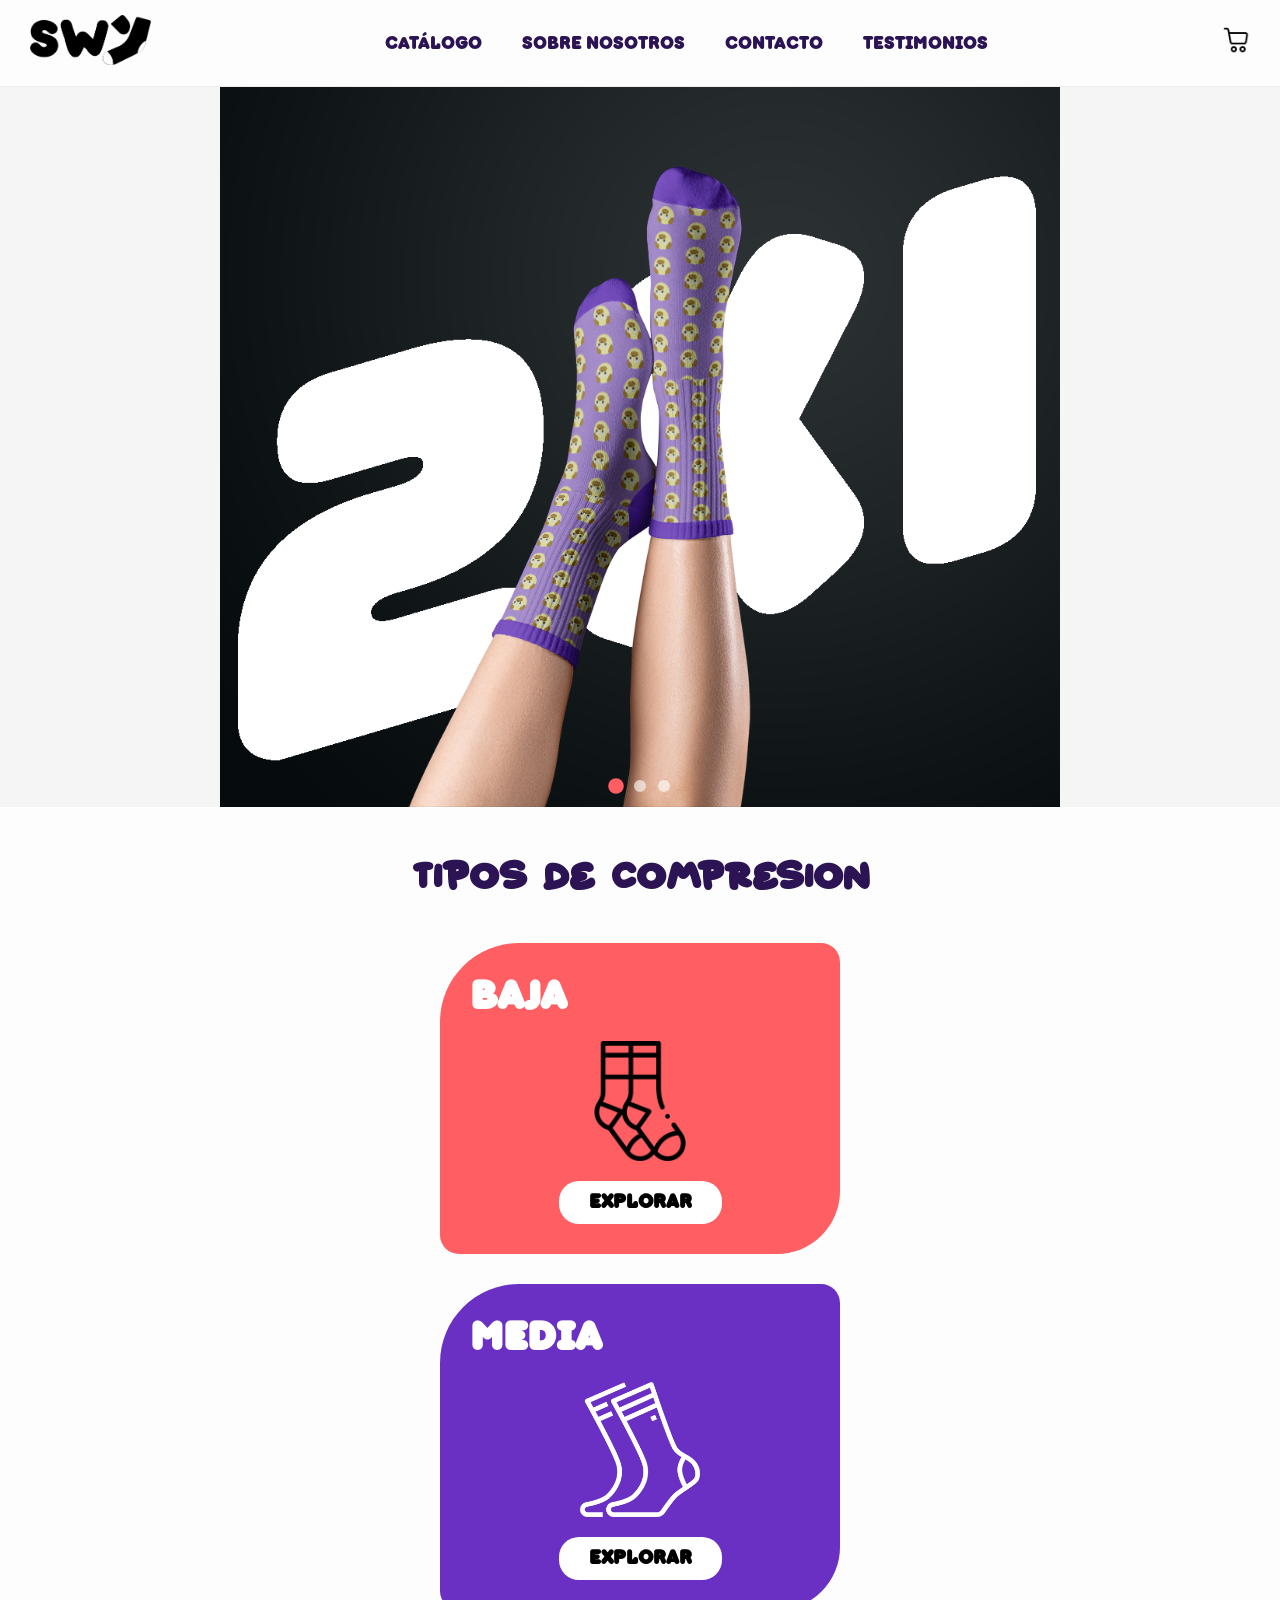
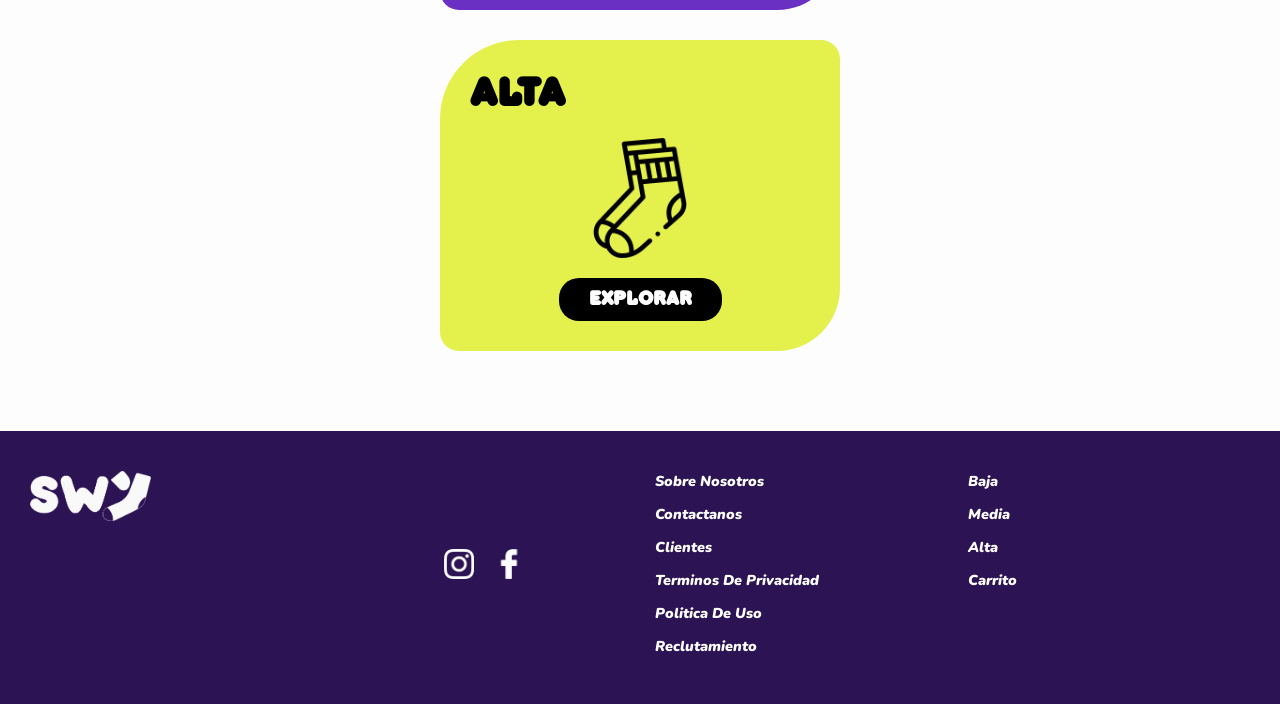
<file: index.html>
<!DOCTYPE html>
<html lang="es">

<head>
    <meta charset="UTF-8">
    <meta name="viewport" content="width=device-width, initial-scale=1.0, user-scalable=yes">
    <title>SWY</title>
    <link rel="stylesheet" href="css/css_index.css">
</head>

<body>

    <header>
        <div class="logo-container">
            <img class="logo" src="Assets/LOGO.png" alt="SWY Logo">
        </div>
        
        <!-- Menú de escritorio (visible solo en desktop) -->
        <nav class="nav-desktop">
            <a href="catalogo.html">Catálogo</a>
            <a href="aboutus.html">Sobre nosotros</a>
            <a href="contacto.html">Contacto</a>
            <a href="testimonios.html">Testimonios</a>
        </nav>

        <!-- Íconos de carrito y menú hamburguesa (mobile) -->
        <div class="header-icons">
            <a href="carrito.html" class="cart-icon"><img src="Assets/carro-de-la-compra.png" alt="Carrito"></a>
            <div class="menu-icon" id="menuIcon">
                <span></span>
                <span></span>
                <span></span>
            </div>
        </div>
    </header>

    <!-- Menú móvil (oculto por defecto) -->
    <div class="mobile-menu" id="mobileMenu">
        <a href="catalogo.html">Catálogo</a>
        <a href="aboutus.html">Sobre nosotros</a>
        <a href="contacto.html">Contacto</a>
        <a href="testimonios.html">Testimonios</a>
    </div>

    <div id="carrusel" class="carrusel">
        <div class="slides">
            <img src="Assets/Long Socks 10_vol 2.png" alt="Promo 1">
            <img src="Assets/BoxMockup.jpg" alt="Promo 2">
            <img src="Assets/publiinsta-05.jpg" alt="Promo 3">
        </div>
        <div class="dots">
            <span class="dot" data-index="0"></span>
            <span class="dot" data-index="1"></span>
            <span class="dot" data-index="2"></span>
        </div>
    </div>

    <h2 class="titulo-seccion">TIPOS DE COMPRESION</h2>
    <main>
        <section id="baja" class="card baja">
            <h3>BAJA</h3>
            <img src="Assets/calcetines (2).png" alt="Icono">
            <a href="catalogo.html#baja" class="btn-explorar">EXPLORAR</a>
        </section>

        <section id="media" class="card media">
            <h3>MEDIA</h3>
            <img src="Assets/calcetines.png" alt="Icono">
            <a href="catalogo.html#media" class="btn-explorar">EXPLORAR</a>
        </section>

        <section id="alta" class="card alta">
            <h3>ALTA</h3>
            <img src="Assets/calcetines (1).png" alt="Icono">
            <a href="catalogo.html#alta" class="btn-explorar">EXPLORAR</a>
        </section>
    </main>

    <footer>
        <img class="logo" src="Assets/logo b.png" alt="logo">
        <nav>
            <a href="https://www.instagram.com/swy_compress/" class="rrss"><img src="Assets/instagram.png"></a>
            <a href="https://web.facebook.com/profile.php?id=61582123889878" class="rrss"><img src="Assets/facebook.png"></a>
        </nav>
        <nav class="navfot1">
            <a href="aboutus.html" class="afoot1">sobre nosotros</a>
            <a href="contacto.html" class="afoot1">Contactanos</a>
            <a href="testimonios.html" class="afoot1">Clientes</a>
            <a href="terminos.html" class="afoot1">Terminos de privacidad</a>
            <a href="terminos.html" class="afoot1">Politica de uso</a>
            <a href="reclutamiento.html">Reclutamiento</a>
        </nav>
        <nav id="navfot2">
            <a href="catalogo.html" class="afoot2">baja</a>
            <a href="catalogo.html" class="afoot2">media</a>
            <a href="catalogo.html" class="afoot2">alta</a>
            <a href="carrito.html" class="afoot2">carrito</a>
        </nav>
    </footer>

    <script src="scripts/script_index.js"></script>
</body>

</html>
</file>
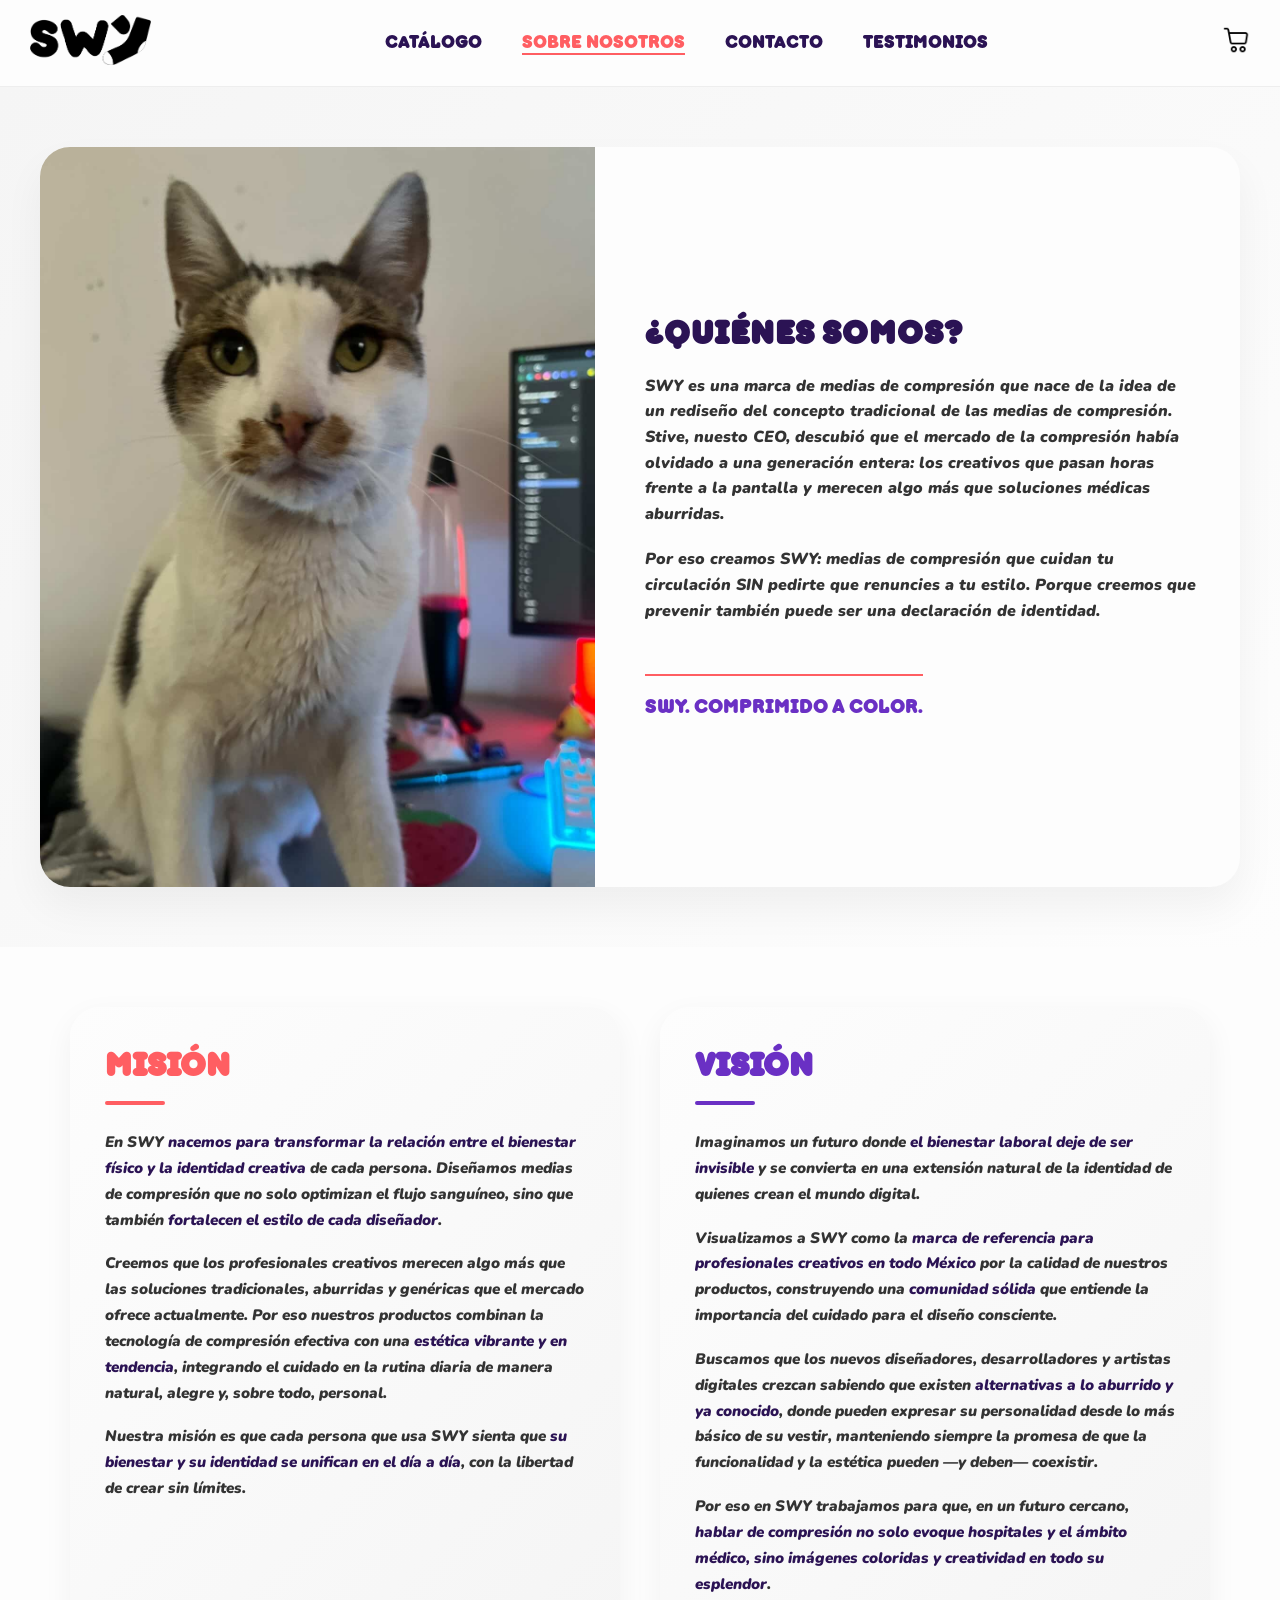
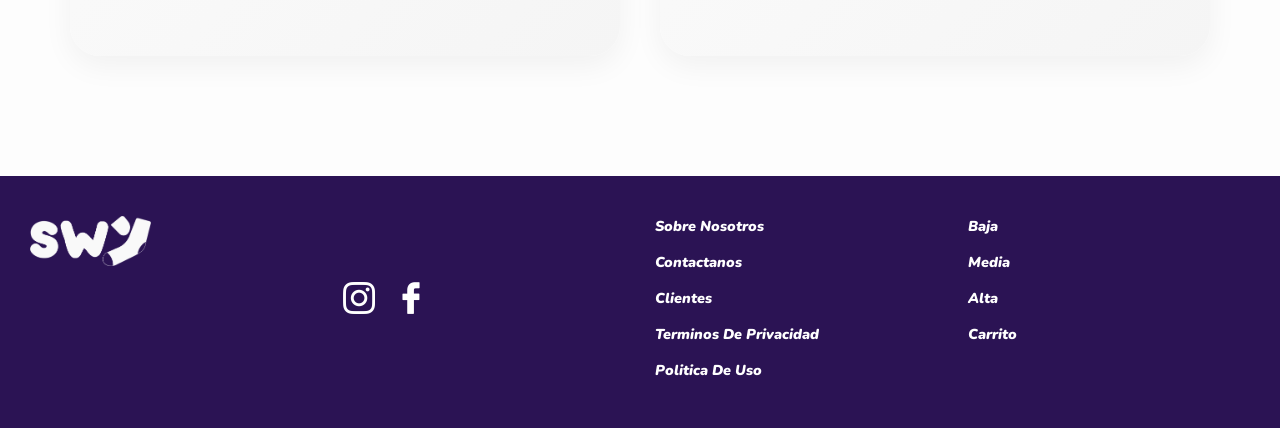
<file: aboutus.html>
<!DOCTYPE html>
<html lang="es">

<head>
    <meta charset="UTF-8">
    <meta name="viewport" content="width=device-width, initial-scale=1.0, user-scalable=yes">
    <title>SWY - Sobre Nosotros</title>
    <link rel="stylesheet" href="css/aboutus.css">
</head>

<body>

    <header>
        <div class="logo-container">
            <a href="index.html"><img class="logo" src="Assets/LOGO.png" alt="SWY Logo"></a>
        </div>

        <!-- Menú de escritorio -->
        <nav class="nav-desktop">
            <a href="catalogo.html">Catálogo</a>
            <a href="aboutus.html">Sobre nosotros</a>
            <a href="contacto.html">Contacto</a>
            <a href="testimonios.html">Testimonios</a>
        </nav>

        <!-- Íconos de carrito y menú hamburguesa -->
        <div class="header-icons">
            <a href="carrito.html" class="cart-icon"><img src="Assets/carro-de-la-compra.png" alt="Carrito"></a>
            <div class="menu-icon" id="menuIcon">
                <span></span>
                <span></span>
                <span></span>
            </div>
        </div>
    </header>

    <!-- Menú móvil -->
    <div class="mobile-menu" id="mobileMenu">
        <a href="catalogo.html">Catálogo</a>
        <a href="sobre-nosotros.html">Sobre nosotros</a>
        <a href="contacto.html">Contacto</a>
        <a href="#">Testimonios</a>
    </div>

    <!-- ========== TARJETA DE PRESENTACIÓN ========== -->
    <section class="presentacion">
        <div class="presentacion-container">
            <div class="presentacion-imagen">
                <img src="Assets/stive.jpg" alt="Equipo SWY">
            </div>
            <div class="presentacion-texto">
                <h1 class="presentacion-titulo">¿QUIÉNES SOMOS?</h1>
                <p class="presentacion-descripcion">
                    SWY es una marca de medias de compresión que nace de la idea de un rediseño del concepto tradicional
                    de las medias de compresión. Stive, nuesto CEO, descubió que el mercado de la compresión había olvidado a una generación entera: los creativos que pasan horas frente
                    a la pantalla y merecen algo más que soluciones médicas aburridas.

                </p>
                <p class="presentacion-descripcion">
                    Por eso creamos SWY: medias de compresión que cuidan tu circulación SIN pedirte que
                    renuncies a tu estilo. Porque creemos que prevenir también puede ser una declaración
                    de identidad.
                </p>
                <div class="presentacion-firma">
                    <span class="firma-texto">SWY. Comprimido a color.</span>
                </div>
            </div>
        </div>
    </section>

    <!-- ========== MISIÓN Y VISIÓN ========== -->
    <div class="mv-container">

        <!-- MISIÓN -->
        <div class="mv-card mision">
            <h2 class="mv-titulo">MISIÓN</h2>
            <div class="mv-divider mision-divider"></div>
            <p class="mv-texto">
                En SWY <strong>nacemos para transformar la relación entre el bienestar físico y la identidad
                    creativa</strong>
                de cada persona. Diseñamos medias de compresión que no solo optimizan el flujo sanguíneo,
                sino que también <strong>fortalecen el estilo de cada diseñador</strong>.
            </p>
            <p class="mv-texto">
                Creemos que los profesionales creativos merecen algo más que las soluciones tradicionales,
                aburridas y genéricas que el mercado ofrece actualmente. Por eso nuestros productos combinan
                la tecnología de compresión efectiva con una <strong>estética vibrante y en tendencia</strong>,
                integrando el cuidado en la rutina diaria de manera natural, alegre y, sobre todo, personal.
            </p>
            <p class="mv-texto">
                Nuestra misión es que cada persona que usa SWY sienta que <strong>su bienestar y su identidad
                    se unifican en el día a día</strong>, con la libertad de crear sin límites.
            </p>
        </div>

        <!-- VISIÓN -->
        <div class="mv-card vision">
            <h2 class="mv-titulo">VISIÓN</h2>
            <div class="mv-divider vision-divider"></div>
            <p class="mv-texto">
                Imaginamos un futuro donde <strong>el bienestar laboral deje de ser invisible</strong> y se convierta
                en una extensión natural de la identidad de quienes crean el mundo digital.
            </p>
            <p class="mv-texto">
                Visualizamos a SWY como la <strong>marca de referencia para profesionales creativos en todo
                    México</strong>
                por la calidad de nuestros productos, construyendo una <strong>comunidad sólida</strong> que entiende
                la importancia del cuidado para el diseño consciente.
            </p>
            <p class="mv-texto">
                Buscamos que los nuevos diseñadores, desarrolladores y artistas digitales crezcan sabiendo que
                existen <strong>alternativas a lo aburrido y ya conocido</strong>, donde pueden expresar su personalidad
                desde lo más básico de su vestir, manteniendo siempre la promesa de que la funcionalidad y la
                estética pueden —y deben— coexistir.
            </p>
            <p class="mv-texto">
                Por eso en SWY trabajamos para que, en un futuro cercano, <strong>hablar de compresión no solo evoque
                    hospitales y el ámbito médico, sino imágenes coloridas y creatividad en todo su esplendor</strong>.
            </p>
        </div>

    </div>

    <!-- ========== FOOTER ========== -->
    <footer>
        <img class="logo" src="Assets/logo b.png" alt="logo">
        <nav>
            <a href="https://www.instagram.com/swy_compress/" class="rrss" target="_blank"
                rel="noopener noreferrer"><img src="Assets/instagram.png"></a>
            <a href="https://web.facebook.com/profile.php?id=61582123889878" class="rrss" target="_blank"
                rel="noopener noreferrer"><img src="Assets/facebook.png"></a>
        </nav>
        <nav class="navfot1">
            <a href="sobre-nosotros.html" class="afoot1">sobre nosotros</a>
            <a href="contacto.html" class="afoot1">Contactanos</a>
            <a href="testimonios.html" class="afoot1">Clientes</a>
            <a href="terminos.html" class="afoot1">Terminos de privacidad</a>
            <a href="terminos.html" class="afoot1">Politica de uso</a>
        </nav>
        <nav id="navfot2">
            <a href="catalogo.html" class="afoot2">baja</a>
            <a href="catalogo.html" class="afoot2">media</a>
            <a href="catalogo.html" class="afoot2">alta</a>
            <a href="carrito.html" class="afoot2">carrito</a>
        </nav>
    </footer>

    <script src="scripts/aboutus.js"></script>
</body>

</html>
</file>
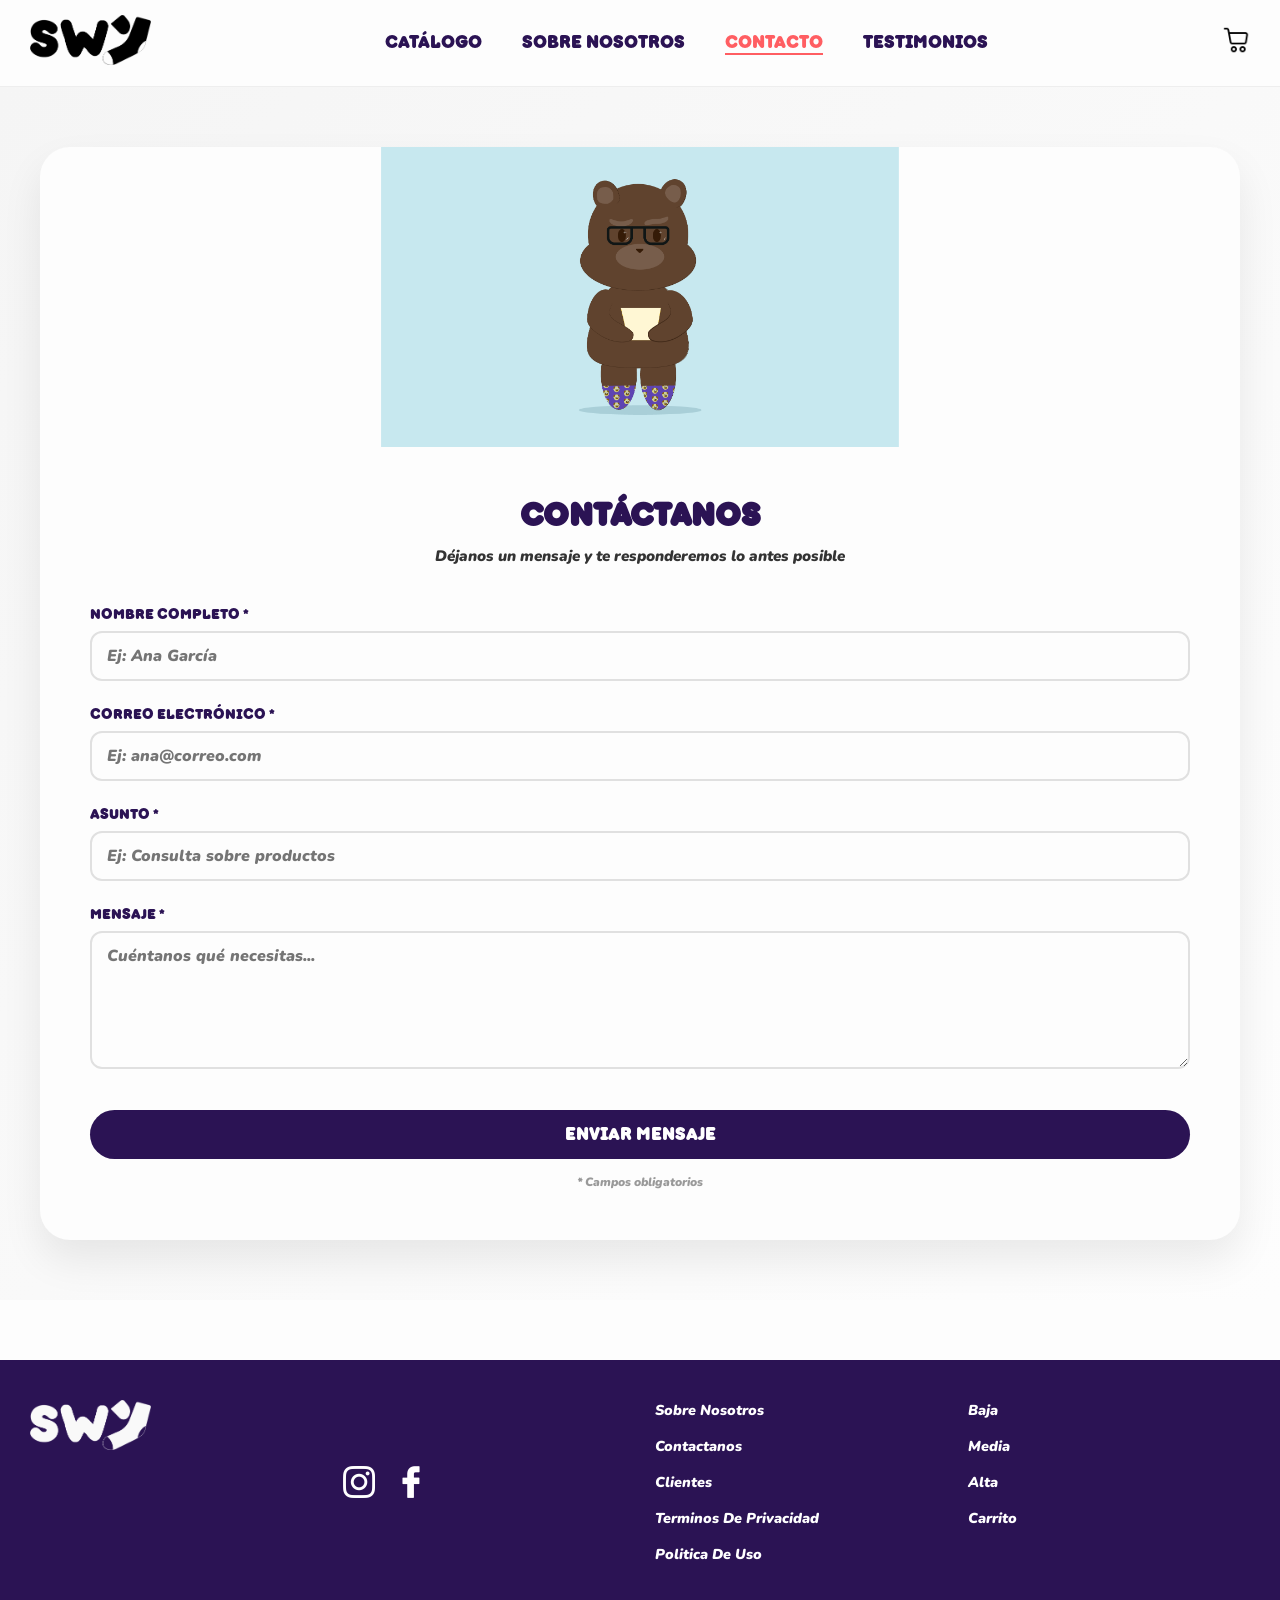
<file: contacto.html>
<!DOCTYPE html>
<html lang="es">

<head>
    <meta charset="UTF-8">
    <meta name="viewport" content="width=device-width, initial-scale=1.0, user-scalable=yes">
    <title>SWY - Contacto</title>
    <link rel="stylesheet" href="css/css_contacto.css">
</head>

<body>

    <header>
        <div class="logo-container">
            <a href="index.html"><img class="logo" src="Assets/LOGO.png" alt="SWY Logo"></a>
        </div>

        <!-- Menú de escritorio -->
        <nav class="nav-desktop">
            <a href="catalogo.html">Catálogo</a>
            <a href="aboutus.html">Sobre nosotros</a>
            <a href="contacto.html">Contacto</a>
            <a href="testimonios.html">Testimonios</a>
        </nav>

        <!-- Íconos de carrito y menú hamburguesa -->
        <div class="header-icons">
            <a href="carrito.html" class="cart-icon"><img src="Assets/carro-de-la-compra.png" alt="Carrito"></a>
            <div class="menu-icon" id="menuIcon">
                <span></span>
                <span></span>
                <span></span>
            </div>
        </div>
    </header>

    <!-- Menú móvil -->
    <div class="mobile-menu" id="mobileMenu">
        <a href="catalogo.html">Catálogo</a>
        <a href="aboutus.html">Sobre nosotros</a>
        <a href="contacto.html">Contacto</a>
        <a href="testimonios.html">Testimonios</a>
    </div>

    <!-- ========== SECCIÓN DE CONTACTO ========== -->
    <section class="contacto">
        <div class="contacto-container">

            <!-- Foto destacada -->
            <div class="contacto-imagen">
                <img src="Assets/osito_encuesta.png" alt="Contacta con SWY">
            </div>

            <!-- Formulario -->
            <div class="contacto-formulario">
                <h1 class="formulario-titulo">CONTÁCTANOS</h1>
                <p class="formulario-subtitulo">Déjanos un mensaje y te responderemos lo antes posible</p>

                <form action="#" method="POST" id="formContacto">
                    <!-- Nombre completo -->
                    <div class="campo-grupo">
                        <label for="nombre">Nombre completo *</label>
                        <input type="text" id="nombre" name="nombre" required placeholder="Ej: Ana García">
                    </div>

                    <!-- Correo electrónico -->
                    <div class="campo-grupo">
                        <label for="email">Correo electrónico *</label>
                        <input type="email" id="email" name="email" required placeholder="Ej: ana@correo.com">
                    </div>

                    <!-- Asunto -->
                    <div class="campo-grupo">
                        <label for="asunto">Asunto *</label>
                        <input type="text" id="asunto" name="asunto" required
                            placeholder="Ej: Consulta sobre productos">
                    </div>

                    <!-- Mensaje / Descripción -->
                    <div class="campo-grupo">
                        <label for="mensaje">Mensaje *</label>
                        <textarea id="mensaje" name="mensaje" rows="5" required
                            placeholder="Cuéntanos qué necesitas..."></textarea>
                    </div>

                    <!-- Botón de envío -->
                    <button type="submit" class="btn-enviar">ENVIAR MENSAJE</button>

                    <p class="form-nota">* Campos obligatorios</p>
                </form>
            </div>
        </div>
    </section>

    <!-- ========== FOOTER ========== -->
    <footer>
        <img class="logo" src="Assets/logo b.png" alt="logo">
        <nav>
            <a href="https://www.instagram.com/swy_compress/" class="rrss" target="_blank"
                rel="noopener noreferrer"><img src="Assets/instagram.png"></a>
            <a href="https://web.facebook.com/profile.php?id=61582123889878" class="rrss" target="_blank"
                rel="noopener noreferrer"><img src="Assets/facebook.png"></a>
        </nav>
        <nav class="navfot1">
            <a href="aboutus.html" class="afoot1">sobre nosotros</a>
            <a href="contacto.html" class="afoot1">Contactanos</a>
            <a href="testimonios.html" class="afoot1">Clientes</a>
            <a href="#" class="afoot1">Terminos de privacidad</a>
            <a href="#" class="afoot1">Politica de uso</a>
        </nav>
        <nav id="navfot2">
            <a href="catalogo.html" class="afoot2">baja</a>
            <a href="catalogo.html" class="afoot2">media</a>
            <a href="catalogo.html" class="afoot2">alta</a>
            <a href="carrito.html" class="afoot2">carrito</a>
        </nav>
    </footer>

    <script src="scripts/script_contacto.js"></script>
</body>

</html>
</file>
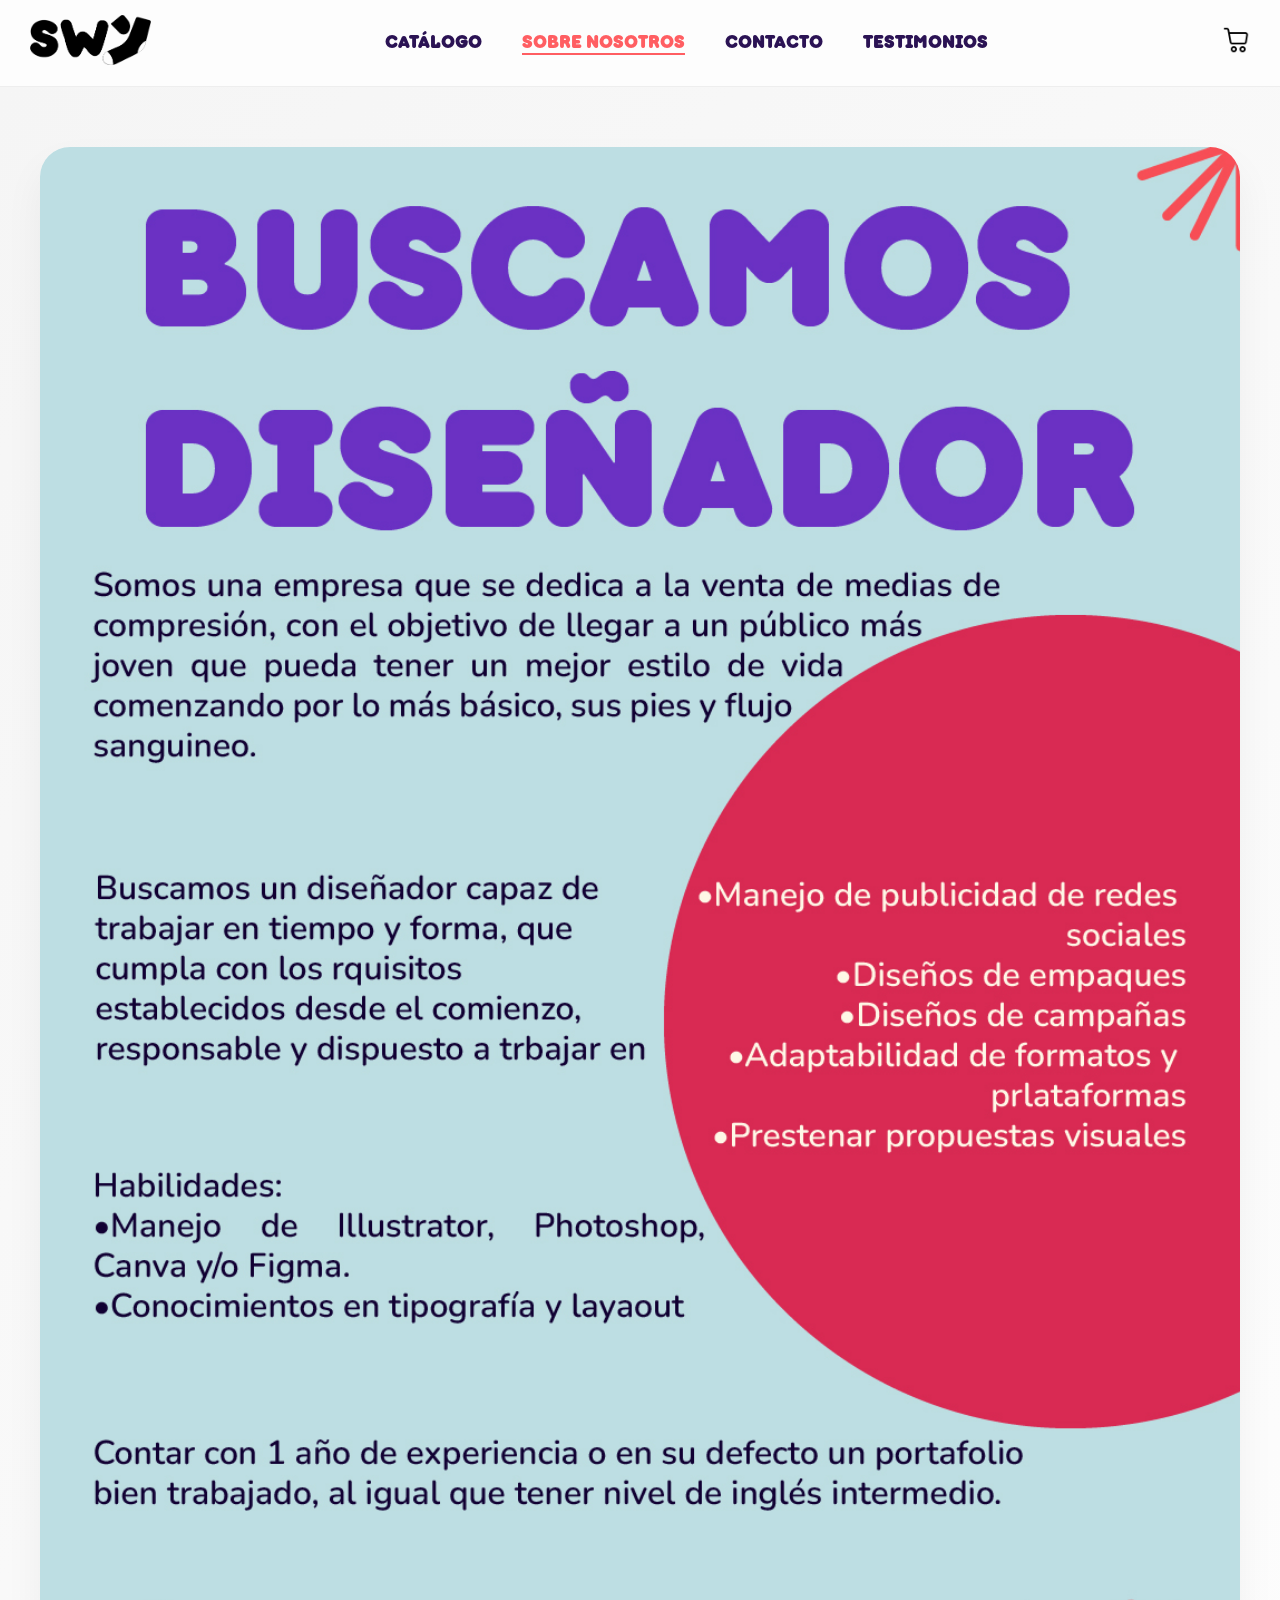
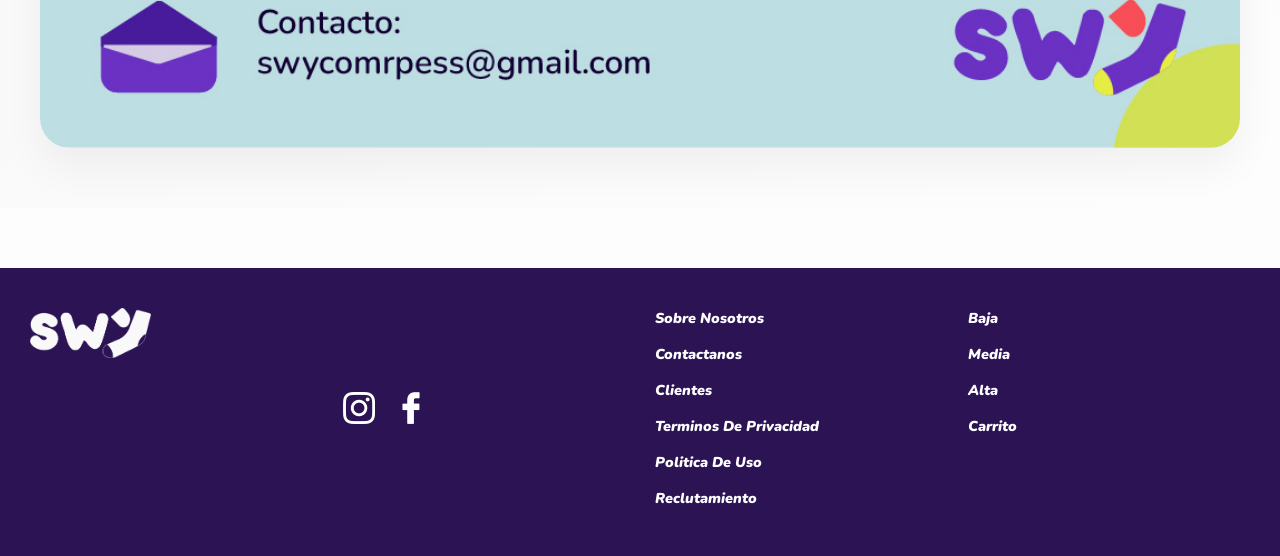
<file: reclutamiento.html>
<!DOCTYPE html>
<html lang="es">

<head>
    <meta charset="UTF-8">
    <meta name="viewport" content="width=device-width, initial-scale=1.0, user-scalable=yes">
    <title>SWY - Sobre Nosotros</title>
    <link rel="stylesheet" href="css/aboutus.css">
</head>

<body>

    <header>
        <div class="logo-container">
            <a href="index.html"><img class="logo" src="Assets/LOGO.png" alt="SWY Logo"></a>
        </div>

        <!-- Menú de escritorio -->
        <nav class="nav-desktop">
            <a href="catalogo.html">Catálogo</a>
            <a href="aboutus.html">Sobre nosotros</a>
            <a href="contacto.html">Contacto</a>
            <a href="testimonios.html">Testimonios</a>
        </nav>

        <!-- Íconos de carrito y menú hamburguesa -->
        <div class="header-icons">
            <a href="carrito.html" class="cart-icon"><img src="Assets/carro-de-la-compra.png" alt="Carrito"></a>
            <div class="menu-icon" id="menuIcon">
                <span></span>
                <span></span>
                <span></span>
            </div>
        </div>
    </header>

    <!-- Menú móvil -->
    <div class="mobile-menu" id="mobileMenu">
        <a href="catalogo.html">Catálogo</a>
        <a href="sobre-nosotros.html">Sobre nosotros</a>
        <a href="contacto.html">Contacto</a>
        <a href="testimonios.html">Testimonios</a>
    </div>

    <!-- ========== TARJETA DE PRESENTACIÓN ========== -->
    <section class="presentacion">
        <div class="presentacion-container">
            <div class="presentacion-imagen">
                <img src="Assets/anunciodospop.jpg" alt="Equipo SWY">
            </div>
            </div>
        </div>
    </section>

    <!-- ========== FOOTER ========== -->
    <footer>
        <img class="logo" src="Assets/logo b.png" alt="logo">
        <nav>
            <a href="https://www.instagram.com/swy_compress/" class="rrss" target="_blank"
                rel="noopener noreferrer"><img src="Assets/instagram.png"></a>
            <a href="https://web.facebook.com/profile.php?id=61582123889878" class="rrss" target="_blank"
                rel="noopener noreferrer"><img src="Assets/facebook.png"></a>
        </nav>
        <nav class="navfot1">
            <a href="sobre-nosotros.html" class="afoot1">sobre nosotros</a>
            <a href="contacto.html" class="afoot1">Contactanos</a>
            <a href="testimonios.html" class="afoot1">Clientes</a>
            <a href="terminos.html" class="afoot1">Terminos de privacidad</a>
            <a href="terminos.html" class="afoot1">Politica de uso</a>
            <a href="reclutamiento.html">Reclutamiento</a>
        </nav>
        <nav id="navfot2">
            <a href="catalogo.html" class="afoot2">baja</a>
            <a href="catalogo.html" class="afoot2">media</a>
            <a href="catalogo.html" class="afoot2">alta</a>
            <a href="carrito.html" class="afoot2">carrito</a>
        </nav>
    </footer>

    <script src="scripts/aboutus.js"></script>
</body>

</html>
</file>
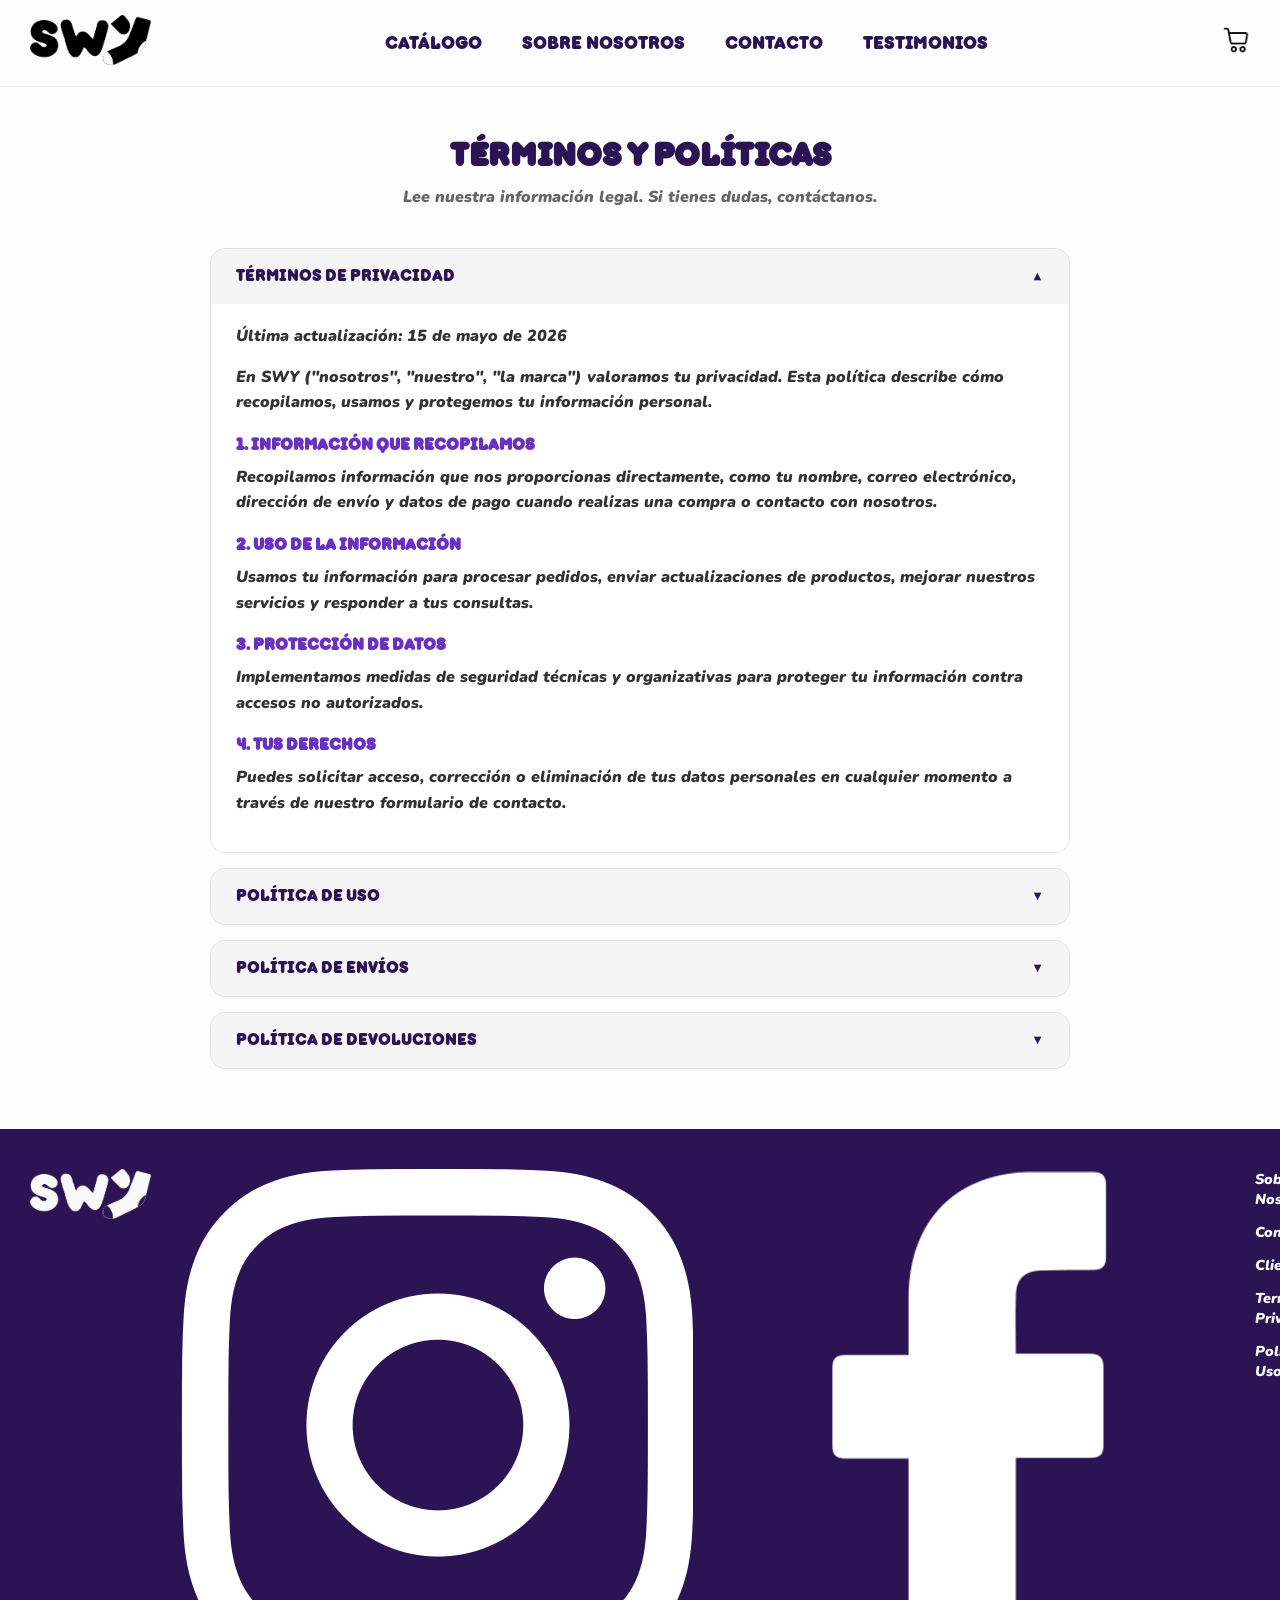
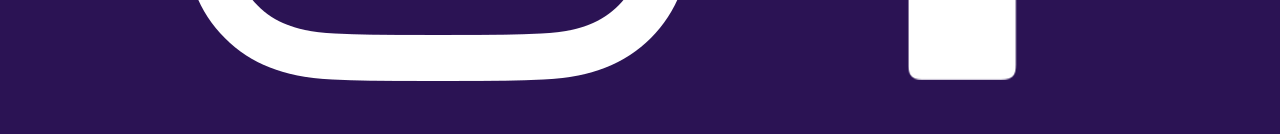
<file: terminos.html>
<!DOCTYPE html>
<html lang="es">

<head>
    <meta charset="UTF-8">
    <meta name="viewport" content="width=device-width, initial-scale=1.0, user-scalable=yes">
    <title>SWY - Términos y Políticas</title>
    <link rel="stylesheet" href="css/css_terminos.css">
</head>

<body>

    <header>
        <div class="logo-container">
            <a href="index.html"><img class="logo" src="Assets/LOGO.png" alt="SWY Logo"></a>
        </div>
        
        <nav class="nav-desktop">
            <a href="catalogo.html">Catálogo</a>
            <a href="aboutus.html">Sobre nosotros</a>
            <a href="contacto.html">Contacto</a>
            <a href="testimonios.html">Testimonios</a>
        </nav>

        <div class="header-icons">
            <a href="carrito.html" class="cart-icon"><img src="Assets/carro-de-la-compra.png" alt="Carrito"></a>
            <div class="menu-icon" id="menuIcon">
                <span></span>
                <span></span>
                <span></span>
            </div>
        </div>
    </header>

    <div class="mobile-menu" id="mobileMenu">
        <a href="catalogo.html">Catálogo</a>
        <a href="aboutus.html">Sobre nosotros</a>
        <a href="contacto.html">Contacto</a>
        <a href="testimonios.html">Testimonios</a>
        <a href="carrito.html">Carrito</a>
    </div>

    <main class="terminos-container">
        <h1 class="terminos-titulo">Términos y Políticas</h1>
        <p class="terminos-subtitulo">Lee nuestra información legal. Si tienes dudas, contáctanos.</p>

        <div class="accordion-item">
            <button class="accordion-header" id="btnPrivacidad">
                <span>Términos de privacidad</span>
                <span class="accordion-icon">▼</span>
            </button>
            <div class="accordion-content" id="contentPrivacidad">
                <p><strong>Última actualización:</strong> 15 de mayo de 2026</p>
                <p>En SWY ("nosotros", "nuestro", "la marca") valoramos tu privacidad. Esta política describe cómo recopilamos, usamos y protegemos tu información personal.</p>
                <h4>1. Información que recopilamos</h4>
                <p>Recopilamos información que nos proporcionas directamente, como tu nombre, correo electrónico, dirección de envío y datos de pago cuando realizas una compra o contacto con nosotros.</p>
                <h4>2. Uso de la información</h4>
                <p>Usamos tu información para procesar pedidos, enviar actualizaciones de productos, mejorar nuestros servicios y responder a tus consultas.</p>
                <h4>3. Protección de datos</h4>
                <p>Implementamos medidas de seguridad técnicas y organizativas para proteger tu información contra accesos no autorizados.</p>
                <h4>4. Tus derechos</h4>
                <p>Puedes solicitar acceso, corrección o eliminación de tus datos personales en cualquier momento a través de nuestro formulario de contacto.</p>
            </div>
        </div>

        <div class="accordion-item">
            <button class="accordion-header" id="btnUso">
                <span>Política de uso</span>
                <span class="accordion-icon">▼</span>
            </button>
            <div class="accordion-content" id="contentUso">
                <p><strong>Última actualización:</strong> 15 de mayo de 2026</p>
                <p>Al utilizar nuestro sitio web y adquirir nuestros productos, aceptas cumplir con los siguientes términos de uso.</p>
                <h4>1. Uso del sitio</h4>
                <p>Este sitio está destinado para mayores de 18 años. No debes utilizar nuestro sitio para fines ilegales o no autorizados.</p>
                <h4>2. Productos</h4>
                <p>SWY ofrece medias de compresión con fines de bienestar. No somos un producto médico y no reemplazamos consultas profesionales de salud.</p>
                <h4>3. Precios y pagos</h4>
                <p>Los precios están expresados en pesos mexicanos (MXN). Nos reservamos el derecho de modificar precios sin previo aviso.</p>
                <h4>4. Envíos y devoluciones</h4>
                <p>Los envíos se realizan a todo México. Las devoluciones aplican dentro de los primeros 15 días posteriores a la compra, siempre que el producto esté en su empaque original.</p>
                <h4>5. Propiedad intelectual</h4>
                <p>Todos los diseños, logos, imágenes y contenidos de este sitio son propiedad de SWY y están protegidos por derechos de autor.</p>
            </div>
        </div>

        <div class="accordion-item">
            <button class="accordion-header" id="btnEnvios">
                <span>Política de envíos</span>
                <span class="accordion-icon">▼</span>
            </button>
            <div class="accordion-content" id="contentEnvios">
                <p><strong>Última actualización:</strong> 15 de mayo de 2026</p>
                <h4>1. Zonas de envío</h4>
                <p>Realizamos envíos a toda la República Mexicana. Próximamente expandiremos a Latinoamérica.</p>
                <h4>2. Tiempos de entrega</h4>
                <p>Ciudad de México y área metropolitana: 2-4 días hábiles. Resto del país: 4-7 días hábiles.</p>
                <h4>3. Costos de envío</h4>
                <p>El costo de envío es de $99 MXN para compras menores a $999 MXN. Envío GRATIS en compras superiores a $999 MXN.</p>
                <h4>4. Seguimiento</h4>
                <p>Una vez realizado tu pedido, recibirás un número de guía por correo electrónico para dar seguimiento a tu paquete.</p>
            </div>
        </div>

        <div class="accordion-item">
            <button class="accordion-header" id="btnDevoluciones">
                <span>Política de devoluciones</span>
                <span class="accordion-icon">▼</span>
            </button>
            <div class="accordion-content" id="contentDevoluciones">
                <p><strong>Última actualización:</strong> 15 de mayo de 2026</p>
                <h4>1. Plazo para devoluciones</h4>
                <p>Cuentas con 15 días naturales a partir de la recepción de tu pedido para solicitar una devolución o cambio.</p>
                <h4>2. Condiciones</h4>
                <p>Los productos deben estar sin usar, con sus etiquetas originales y en el empaque original para proceder con la devolución.</p>
                <h4>3. Proceso</h4>
                <p>Para iniciar una devolución, contáctanos a través de nuestro formulario de contacto con tu número de pedido y el motivo.</p>
                <h4>4. Reembolsos</h4>
                <p>Una vez aprobada la devolución, realizaremos el reembolso en un plazo de 7-10 días hábiles mediante el mismo método de pago utilizado.</p>
            </div>
        </div>
    </main>

    <footer>
        <img class="logo" src="Assets/logo b.png" alt="logo">
        <nav>
            <a href="https://www.instagram.com/swy_compress/" target="_blank"><img src="Assets/instagram.png"></a>
            <a href="https://web.facebook.com/profile.php?id=61582123889878" target="_blank"><img src="Assets/facebook.png"></a>
        </nav>
        <nav class="navfot1">
            <a href="aboutus.html">sobre nosotros</a>
            <a href="contacto.html">Contactanos</a>
            <a href="testimonios.html">Clientes</a>
            <a href="terminos.html">Terminos de privacidad</a>
            <a href="terminos.html">Politica de uso</a>
        </nav>
        <nav id="navfot2">
            <a href="catalogo.html">baja</a>
            <a href="catalogo.html">media</a>
            <a href="catalogo.html">alta</a>
            <a href="carrito.html">carrito</a>
        </nav>
    </footer>

    <script src="scripts/script_terminos.js"></script>
</body>

</html>
</file>
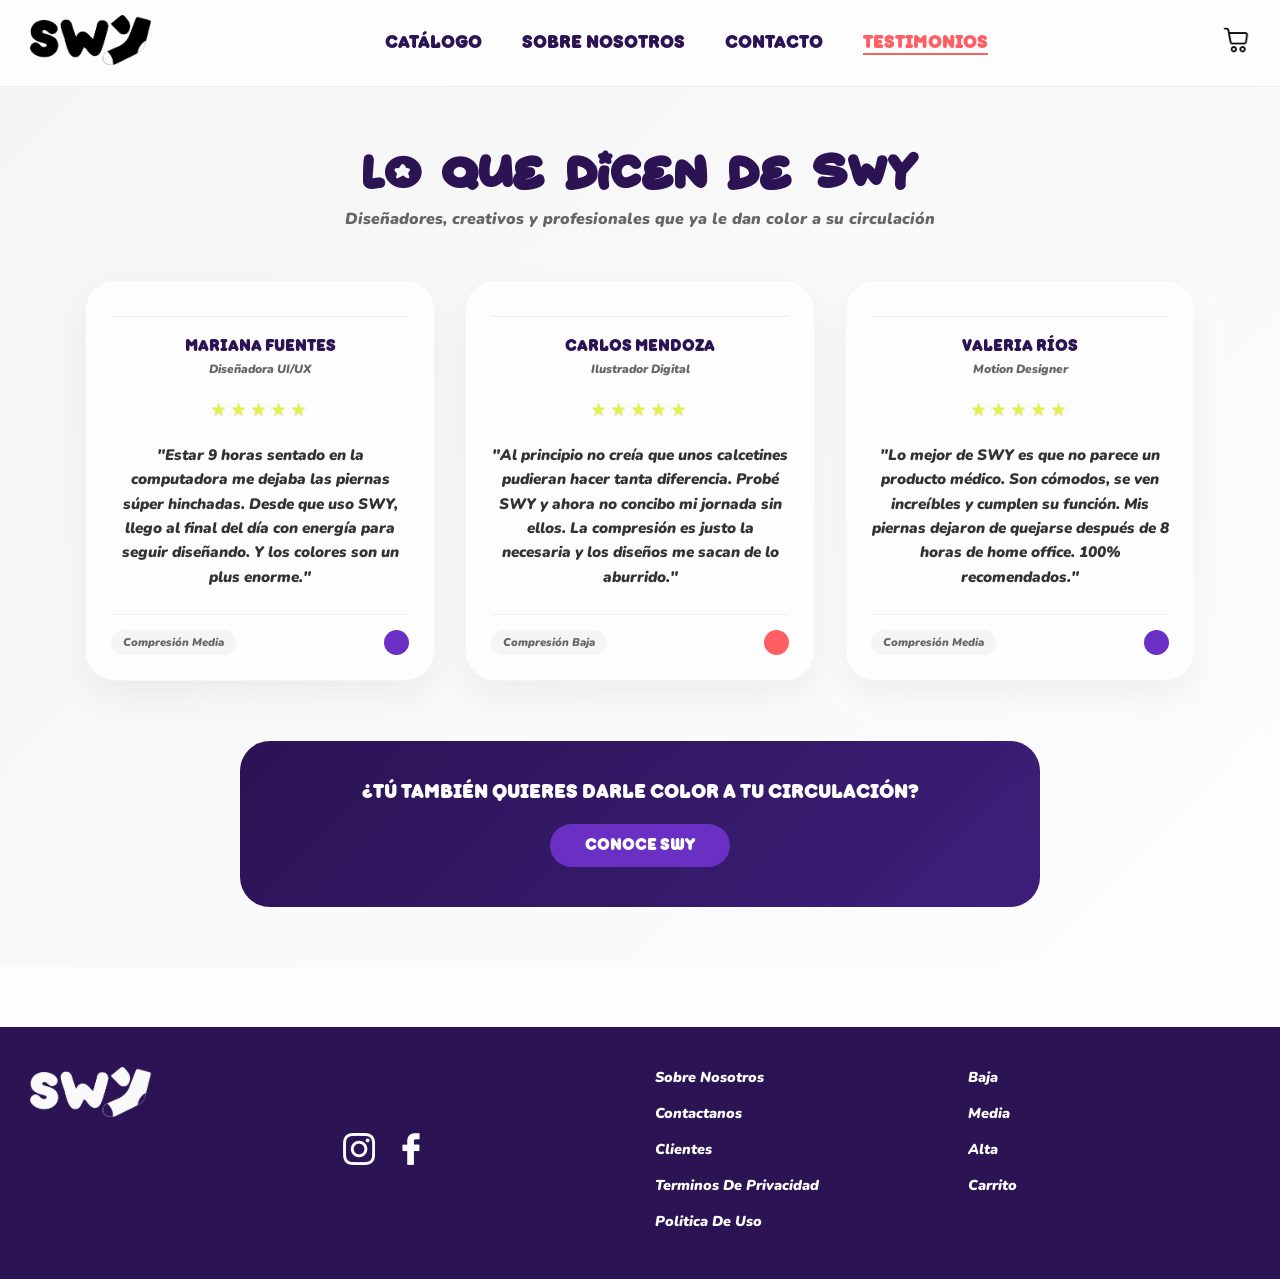
<file: testimonios.html>
<!DOCTYPE html>
<html lang="es">

<head>
    <meta charset="UTF-8">
    <meta name="viewport" content="width=device-width, initial-scale=1.0, user-scalable=yes">
    <title>SWY - Testimonios</title>
    <link rel="stylesheet" href="css/css_testimonios.css">
</head>

<body>

    <header>
        <div class="logo-container">
            <a href="index.html"><img class="logo" src="Assets/LOGO.png" alt="SWY Logo"></a>
        </div>

        <!-- Menú de escritorio -->
        <nav class="nav-desktop">
            <a href="catalogo.html">Catálogo</a>
            <a href="aboutus.html">Sobre nosotros</a>
            <a href="contacto.html">Contacto</a>
            <a href="testimonios.html">Testimonios</a>
        </nav>

        <!-- Íconos de carrito y menú hamburguesa -->
        <div class="header-icons">
            <a href="carrito.html" class="cart-icon"><img src="Assets/carro-de-la-compra.png" alt="Carrito"></a>
            <div class="menu-icon" id="menuIcon">
                <span></span>
                <span></span>
                <span></span>
            </div>
        </div>
    </header>

    <!-- Menú móvil -->
    <div class="mobile-menu" id="mobileMenu">
        <a href="catalogo.html">Catálogo</a>
        <a href="aboutus.html">Sobre nosotros</a>
        <a href="contacto.html">Contacto</a>
        <a href="testimonios.html">Testimonios</a>
    </div>

    <!-- ========== SECCIÓN DE TESTIMONIOS ========== -->
    <section class="testimonios">
        <div class="testimonios-header">
            <h1 class="testimonios-titulo">Lo que dicen de SWY</h1>
            <p class="testimonios-subtitulo">Diseñadores, creativos y profesionales que ya le dan color a su circulación
            </p>
        </div>

        <div class="testimonios-grid">

            <!-- Tarjeta 1 -->
            <div class="testimonio-card">
                <div class="card-autor">
                    <div class="autor-nombre">Mariana Fuentes</div>
                    <div class="autor-profesion">Diseñadora UI/UX</div>
                </div>
                <div class="card-estrellas">★★★★★</div>
                <p class="card-texto">
                    "Estar 9 horas sentado en la computadora me dejaba las piernas súper hinchadas.
                    Desde que uso SWY, llego al final del día con energía para seguir diseñando.
                    Y los colores son un plus enorme."
                </p>
                <div class="card-footer">
                    <span class="card-tipo">Compresión Media</span>
                    <span class="card-color" style="background-color: #6a30c4;"></span>
                </div>
            </div>

            <!-- Tarjeta 2 -->
            <div class="testimonio-card">
                <div class="card-autor">
                    <div class="autor-nombre">Carlos Mendoza</div>
                    <div class="autor-profesion">Ilustrador Digital</div>
                </div>
                <div class="card-estrellas">★★★★★</div>
                <p class="card-texto">
                    "Al principio no creía que unos calcetines pudieran hacer tanta diferencia.
                    Probé SWY y ahora no concibo mi jornada sin ellos. La compresión es justo la necesaria
                    y los diseños me sacan de lo aburrido."
                </p>
                <div class="card-footer">
                    <span class="card-tipo">Compresión Baja</span>
                    <span class="card-color" style="background-color: #ff5e62;"></span>
                </div>
            </div>

            <!-- Tarjeta 3 -->
            <div class="testimonio-card">
                <div class="card-autor">
                    <div class="autor-nombre">Valeria Ríos</div>
                    <div class="autor-profesion">Motion Designer</div>
                </div>
                <div class="card-estrellas">★★★★★</div>
                <p class="card-texto">
                    "Lo mejor de SWY es que no parece un producto médico. Son cómodos,
                    se ven increíbles y cumplen su función. Mis piernas dejaron de quejarse
                    después de 8 horas de home office. 100% recomendados."
                </p>
                <div class="card-footer">
                    <span class="card-tipo">Compresión Media</span>
                    <span class="card-color" style="background-color: #6a30c4;"></span>
                </div>
            </div>

        </div>

        <!-- Frase final -->
        <div class="testimonios-cta">
            <p>¿Tú también quieres darle color a tu circulación?</p>
            <a href="catalogo.html" class="cta-boton">Conoce SWY</a>
        </div>
    </section>

    <!-- ========== FOOTER ========== -->
    <footer>
        <img class="logo" src="Assets/logo b.png" alt="logo">
        <nav>
            <a href="https://www.instagram.com/swy_compress/" class="rrss" target="_blank"
                rel="noopener noreferrer"><img src="Assets/instagram.png"></a>
            <a href="https://web.facebook.com/profile.php?id=61582123889878" class="rrss" target="_blank"
                rel="noopener noreferrer"><img src="Assets/facebook.png"></a>
        </nav>
        <nav class="navfot1">
            <a href="aboutus.html" class="afoot1">sobre nosotros</a>
            <a href="contacto.html" class="afoot1">Contactanos</a>
            <a href="testimonios.html" class="afoot1">Clientes</a>
            <a href="#" class="afoot1">Terminos de privacidad</a>
            <a href="#" class="afoot1">Politica de uso</a>
        </nav>
        <nav id="navfot2">
            <a href="catalogo.html" class="afoot2">baja</a>
            <a href="catalogo.html" class="afoot2">media</a>
            <a href="catalogo.html" class="afoot2">alta</a>
            <a href="carrito.html" class="afoot2">carrito</a>
        </nav>
    </footer>

    <script src="scripts/script_testimonios.js"></script>
</body>

</html>
</file>
<file: css/css_index.css>
:root {
    --rojo: #ff5e62;
    --morado: #6a30c4;
    --lima: #e4f04b;
    --oscuro: #2b1354;
    --blanco: #fdfdfd;
    --negro: #1a1a1a;
}

@font-face {
    font-family: TT Milks;
    src: url(../fonts/TT\ Milks\ Casual\ Pie\ Trial\ Base.otf);
}

@font-face {
    font-family: nunito;
    src: url(../fonts/Nunito-BlackItalic.ttf);
}

@font-face {
    font-family: starborn;
    src: url(../fonts/Starborn.otf);
}

* {
    margin: 0;
    padding: 0;
    box-sizing: border-box;
}

body {
    background-color: var(--blanco);
}

/* ========== HEADER ========== */
header {
    display: flex;
    justify-content: space-between;
    align-items: center;
    padding: 15px 30px;
    background-color: var(--blanco);
    position: sticky;
    top: 0;
    z-index: 100;
    border-bottom: 1px solid #eee;
}

.logo-container .logo {
    height: 50px;
    width: auto;
}

/* Nav escritorio */
.nav-desktop {
    display: flex;
    gap: 40px;
}

.nav-desktop a {
    font-family: TT Milks;
    text-decoration: none;
    color: var(--oscuro);
    font-size: 1.1rem;
    transition: color 0.3s;
}

.nav-desktop a:hover {
    color: var(--rojo);
}

/* Íconos del header */
.header-icons {
    display: flex;
    align-items: center;
    gap: 20px;
}

.cart-icon img {
    height: 28px;
    width: auto;
}

/* Menú hamburguesa (oculto en desktop) */
.menu-icon {
    display: none;
    flex-direction: column;
    cursor: pointer;
    gap: 5px;
}

.menu-icon span {
    width: 28px;
    height: 3px;
    background-color: var(--oscuro);
    border-radius: 3px;
    transition: all 0.3s;
}

/* Menú móvil (oculto) */
.mobile-menu {
    display: none;
    flex-direction: column;
    background-color: var(--oscuro);
    padding: 20px;
    gap: 15px;
    position: absolute;
    top: 80px;
    left: 0;
    right: 0;
    z-index: 99;
}

.mobile-menu a {
    font-family: TT Milks;
    color: white;
    text-decoration: none;
    font-size: 1.2rem;
    padding: 10px;
    border-bottom: 1px solid rgba(255, 255, 255, 0.2);
}

.mobile-menu a:last-child {
    border-bottom: none;
}

/* ========== CARRUSEL CORREGIDO ========== */
.carrusel {
    position: relative;
    width: 100%;
    height: auto;
    aspect-ratio: 16 / 9;
    overflow: hidden;
    background-color: #f5f5f5;
}

.slides {
    display: flex;
    width: 100%;
    height: 100%;
    transition: transform 0.4s ease-in-out;
}

.slide {
    min-width: 100%;
    height: 100%;
}

.slides img {
    width: 100%;
    height: 100%;
    object-fit: contain;
    display: block;
}

.dots {
    position: absolute;
    bottom: 15px;
    left: 0;
    width: 100%;
    display: flex;
    justify-content: center;
    gap: 12px;
    z-index: 10;
}

.dot {
    cursor: pointer;
    height: 12px;
    width: 12px;
    background-color: rgba(255, 255, 255, 0.6);
    border-radius: 50%;
    display: inline-block;
    transition: all 0.3s;
}

/* Puntitos con colores de la marca */
.dot:nth-child(1).active {
    background-color: var(--rojo);
    transform: scale(1.3);
}

.dot:nth-child(2).active {
    background-color: var(--morado);
    transform: scale(1.3);
}

.dot:nth-child(3).active {
    background-color: var(--lima);
    transform: scale(1.3);
}

.dot.active {
    transform: scale(1.3);
}

/* ========== SECCIÓN DE CARDS ========== */
.titulo-seccion {
    font-family: starborn;
    text-align: center;
    font-size: 2rem;
    margin: 50px 0 30px;
    color: var(--oscuro);
}

main {
    display: flex;
    flex-direction: column;
    align-items: center;
    gap: 30px;
    padding: 20px;
}

.card {
    width: 90%;
    max-width: 400px;
    border-radius: 79px 19px 63px 19px;
    padding: 30px;
    display: flex;
    flex-direction: column;
    align-items: center;
    color: white;
    transition: transform 0.3s;
}

.card:hover {
    transform: translateY(-5px);
}

.card h3 {
    align-self: flex-start;
    margin: 0;
    font-size: 2.5rem;
    font-family: TT Milks;
}

.card img {
    width: 120px;
    margin: 20px 0;
}

.baja {
    background-color: var(--rojo);
}

.media {
    background-color: var(--morado);
}

.alta {
    background-color: var(--lima);
    color: black;
}

.btn-explorar {
    font-family: TT Milks;
    background-color: white;
    color: black;
    text-decoration: none;
    padding: 10px 30px;
    border-radius: 20px;
    font-weight: bold;
    font-size: 1.2rem;
    transition: all 0.3s;
}

.btn-explorar:hover {
    transform: scale(1.05);
}

.alta .btn-explorar {
    background-color: black;
    color: white;
}

/* ========== FOOTER ========== */
footer {
    background-color: var(--oscuro);
    color: white;
    padding: 40px 30px;
    display: grid;
    grid-template-columns: repeat(4, 1fr);
    gap: 30px;
    margin-top: 60px;
}

footer img.logo {
    height: 50px;
    width: auto;
}

footer a {
    color: white;
    text-decoration: none;
    display: block;
    margin-bottom: 8px;
    font-size: 0.9rem;
    text-transform: capitalize;
    transition: opacity 0.3s;
}

footer a:hover {
    opacity: 0.8;
}

footer nav {
    display: flex;
    flex-direction: column;
    gap: 5px;
}

.navfot1,
#navfot2 {
    display: flex;
    flex-direction: column;
}

footer nav:first-of-type {
    display: flex;
    flex-direction: row;
    gap: 20px;
    align-items: center;
    justify-content: center;
}

.rrss {
    display: inline-block;
    transition: transform 0.3s ease;
}

.rrss:hover {
    transform: scale(1.1);
}

.rrss img {
    width: 30px;
    height: 30px;
    display: block;
}

body {
    font-family: 'nunito', sans-serif;
}

/* ========== MEDIA QUERY ESCRITORIO PEQUEÑO ========== */
@media (max-width: 900px) {
    .nav-desktop {
        gap: 20px;
    }

    .nav-desktop a {
        font-size: 0.9rem;
    }
}

/* ========== MEDIA QUERY MÓVIL ========== */
@media (max-width: 768px) {

    /* Ocultar nav escritorio, mostrar hamburguesa */
    .nav-desktop {
        display: none;
    }

    .menu-icon {
        display: flex;
    }

    /* Ajustes generales */
    .titulo-seccion {
        font-size: 1.5rem;
        margin: 30px 0;
    }

    .card h3 {
        font-size: 2rem;
    }

    .card img {
        width: 100px;
    }

    .btn-explorar {
        font-size: 1rem;
        padding: 8px 25px;
    }

    /* Footer en móvil: una columna */
    footer {
        grid-template-columns: 1fr;
        text-align: center;
        gap: 25px;
    }

    footer img.logo {
        justify-self: center;
    }

    footer nav {
        align-items: center;
    }

    .navfot1,
    #navfot2 {
        align-items: center;
    }

    footer nav:first-of-type {
        justify-content: center;
    }
    
    .rrss img {
        width: 38px;
        height: 38px;
    }


    /* Carrusel en móvil */
    .carrusel {
        aspect-ratio: 4 / 3;
    }
}

/* Pantallas muy pequeñas */
@media (max-width: 480px) {
    header {
        padding: 10px 15px;
    }

    .logo-container .logo {
        height: 40px;
    }

    .cart-icon img {
        height: 22px;
    }

    .carrusel {
        aspect-ratio: 1 / 1;
    }

    .titulo-seccion {
        font-size: 1.2rem;
    }

    .card {
        padding: 20px;
    }

    .card h3 {
        font-size: 1.8rem;
    }
}
</file>
<file: css/aboutus.css>
:root {
    --rojo: #ff5e62;
    --morado: #6a30c4;
    --lima: #e4f04b;
    --oscuro: #2b1354;
    --blanco: #fdfdfd;
    --gris-claro: #f5f5f5;
    --gris-oscuro: #333;
}

@font-face {
    font-family: TT Milks;
    src: url(../fonts/TT\ Milks\ Casual\ Pie\ Trial\ Base.otf);
}

@font-face {
    font-family: nunito;
    src: url(../fonts/Nunito-BlackItalic.ttf);
}

@font-face {
    font-family: starborn;
    src: url(../fonts/Starborn.otf);
}

* {
    margin: 0;
    padding: 0;
    box-sizing: border-box;
}

body {
    background-color: var(--blanco);
    font-family: 'nunito', sans-serif;
}

/* ========== HEADER (mismo que index) ========== */
header {
    display: flex;
    justify-content: space-between;
    align-items: center;
    padding: 15px 30px;
    background-color: var(--blanco);
    position: sticky;
    top: 0;
    z-index: 100;
    border-bottom: 1px solid #eee;
}

.logo-container .logo {
    height: 50px;
    width: auto;
}

.nav-desktop {
    display: flex;
    gap: 40px;
}

.nav-desktop a {
    font-family: TT Milks;
    text-decoration: none;
    color: var(--oscuro);
    font-size: 1.1rem;
    transition: color 0.3s;
}

.nav-desktop a:hover {
    color: var(--rojo);
}

.nav-desktop a:nth-child(2) {
    color: var(--rojo);
    border-bottom: 2px solid var(--rojo);
}

.header-icons {
    display: flex;
    align-items: center;
    gap: 20px;
}

.cart-icon img {
    height: 28px;
    width: auto;
}

.menu-icon {
    display: none;
    flex-direction: column;
    cursor: pointer;
    gap: 5px;
}

.menu-icon span {
    width: 28px;
    height: 3px;
    background-color: var(--oscuro);
    border-radius: 3px;
    transition: all 0.3s;
}

.mobile-menu {
    display: none;
    flex-direction: column;
    background-color: var(--oscuro);
    padding: 20px;
    gap: 15px;
    position: absolute;
    top: 80px;
    left: 0;
    right: 0;
    z-index: 99;
}

.mobile-menu a {
    font-family: TT Milks;
    color: white;
    text-decoration: none;
    font-size: 1.2rem;
    padding: 10px;
    border-bottom: 1px solid rgba(255,255,255,0.2);
}

.mobile-menu a:nth-child(2) {
    color: var(--lima);
}

.mobile-menu a:last-child {
    border-bottom: none;
}

/* ========== TARJETA DE PRESENTACIÓN ========== */
.presentacion {
    padding: 60px 30px;
    background: linear-gradient(135deg, var(--gris-claro) 0%, var(--blanco) 100%);
}

.presentacion-container {
    max-width: 1200px;
    margin: 0 auto;
    display: flex;
    align-items: center;
    gap: 50px;
    background-color: var(--blanco);
    border-radius: 30px;
    overflow: hidden;
    box-shadow: 0 20px 40px rgba(0,0,0,0.05);
}

.presentacion-imagen {
    flex: 1;
    min-height: 400px;
    background-color: var(--gris-claro);
    display: flex;
    align-items: center;
    justify-content: center;
}

.presentacion-imagen img {
    width: 100%;
    height: 100%;
    object-fit: cover;
    display: block;
}

.presentacion-texto {
    flex: 1;
    padding: 40px 40px 40px 0;
}

.presentacion-titulo {
    font-family: TT Milks;
    font-size: 2rem;
    color: var(--oscuro);
    margin-bottom: 20px;
    letter-spacing: 1px;
}

.presentacion-descripcion {
    font-size: 1rem;
    line-height: 1.6;
    color: var(--gris-oscuro);
    margin-bottom: 20px;
}

.presentacion-firma {
    margin-top: 30px;
    padding-top: 20px;
    border-top: 2px solid var(--rojo);
    display: inline-block;
}

.firma-texto {
    font-family: TT Milks;
    font-size: 1.2rem;
    color: var(--morado);
}

/* ========== MISIÓN Y VISIÓN ========== */
.mv-container {
    max-width: 1200px;
    margin: 0 auto;
    padding: 60px 30px;
    display: grid;
    grid-template-columns: 1fr 1fr;
    gap: 40px;
}

.mv-card {
    background: linear-gradient(135deg, var(--blanco) 0%, var(--gris-claro) 100%);
    border-radius: 30px;
    padding: 40px 35px;
    box-shadow: 0 10px 30px rgba(0,0,0,0.05);
    transition: transform 0.3s;
}

.mv-card:hover {
    transform: translateY(-5px);
}

.mv-titulo {
    font-family: TT Milks;
    font-size: 2rem;
    margin-bottom: 15px;
}

.mision .mv-titulo {
    color: var(--rojo);
}

.vision .mv-titulo {
    color: var(--morado);
}

.mv-divider {
    width: 60px;
    height: 4px;
    margin-bottom: 25px;
    border-radius: 2px;
}

.mision-divider {
    background-color: var(--rojo);
}

.vision-divider {
    background-color: var(--morado);
}

.mv-texto {
    font-size: 0.95rem;
    line-height: 1.7;
    color: var(--gris-oscuro);
    margin-bottom: 18px;
}

.mv-texto strong {
    color: var(--oscuro);
    font-weight: 700;
}

/* ========== FOOTER ========== */
footer {
    background-color: var(--oscuro);
    color: white;
    padding: 40px 30px;
    display: grid;
    grid-template-columns: repeat(4, 1fr);
    gap: 30px;
    margin-top: 60px;
}

footer img.logo {
    height: 50px;
    width: auto;
}

footer a {
    color: white;
    text-decoration: none;
    display: block;
    margin-bottom: 8px;
    font-size: 0.9rem;
    text-transform: capitalize;
    transition: opacity 0.3s;
}

footer a:hover {
    opacity: 0.8;
}

footer nav {
    display: flex;
    flex-direction: column;
    gap: 8px;
}

.navfot1,
#navfot2 {
    display: flex;
    flex-direction: column;
}

footer nav:first-of-type {
    flex-direction: row;
    gap: 20px;
    align-items: center;
    justify-content: flex-start;
}

.rrss {
    display: inline-block;
    transition: transform 0.3s ease;
    line-height: 0;
}

.rrss:hover {
    transform: scale(1.1);
}

.rrss img {
    width: 32px;
    height: 32px;
    display: block;
}

/* ========== RESPONSIVE ========== */
@media (max-width: 900px) {
    .presentacion-container {
        flex-direction: column;
        gap: 0;
    }
    
    .presentacion-imagen {
        width: 100%;
        min-height: 300px;
    }
    
    .presentacion-texto {
        padding: 40px 30px;
    }
    
    .presentacion-titulo {
        font-size: 1.6rem;
        text-align: center;
    }
    
    .presentacion-descripcion {
        font-size: 0.95rem;
    }
    
    .presentacion-firma {
        display: block;
        text-align: center;
    }
}

@media (max-width: 768px) {
    header {
        padding: 12px 20px;
    }

    .nav-desktop {
        display: none;
    }

    .menu-icon {
        display: flex;
    }

    .presentacion {
        padding: 40px 20px;
    }
    
    .presentacion-imagen {
        min-height: 250px;
    }
    
    .presentacion-texto {
        padding: 30px 25px;
    }
    
    .presentacion-titulo {
        font-size: 1.4rem;
    }

    /* Misión y Visión en columna en móvil */
    .mv-container {
        grid-template-columns: 1fr;
        gap: 30px;
        padding: 40px 20px;
    }
    
    .mv-card {
        padding: 30px 25px;
    }
    
    .mv-titulo {
        font-size: 1.6rem;
    }
    
    .mv-texto {
        font-size: 0.9rem;
    }

    footer {
        grid-template-columns: 1fr;
        text-align: center;
        gap: 25px;
    }

    footer img.logo {
        justify-self: center;
    }

    footer nav {
        align-items: center;
    }

    .navfot1,
    #navfot2 {
        align-items: center;
    }

    footer nav:first-of-type {
        justify-content: center;
    }

    .rrss img {
        width: 35px;
        height: 35px;
    }
}

@media (max-width: 480px) {
    .logo-container .logo {
        height: 40px;
    }

    .cart-icon img {
        height: 22px;
    }

    .presentacion {
        padding: 30px 15px;
    }
    
    .presentacion-imagen {
        min-height: 200px;
    }
    
    .presentacion-titulo {
        font-size: 1.2rem;
    }
    
    .presentacion-descripcion {
        font-size: 0.85rem;
    }
    
    .firma-texto {
        font-size: 1rem;
    }
    
    .mv-card {
        padding: 25px 20px;
    }
    
    .mv-titulo {
        font-size: 1.4rem;
    }
    
    .mv-texto {
        font-size: 0.85rem;
    }
}
</file>
<file: css/css_contacto.css>
:root {
    --rojo: #ff5e62;
    --morado: #6a30c4;
    --lima: #e4f04b;
    --oscuro: #2b1354;
    --blanco: #fdfdfd;
    --gris-claro: #f5f5f5;
    --gris-oscuro: #333;
    --error: #e74c3c;
    --exito: #2ecc71;
}

@font-face {
    font-family: TT Milks;
    src: url(../fonts/TT\ Milks\ Casual\ Pie\ Trial\ Base.otf);
}

@font-face {
    font-family: nunito;
    src: url(../fonts/Nunito-BlackItalic.ttf);
}

@font-face {
    font-family: starborn;
    src: url(../fonts/Starborn.otf);
}

* {
    margin: 0;
    padding: 0;
    box-sizing: border-box;
}

body {
    background-color: var(--blanco);
    font-family: 'nunito', sans-serif;
}

/* ========== HEADER (mismo que index) ========== */
header {
    display: flex;
    justify-content: space-between;
    align-items: center;
    padding: 15px 30px;
    background-color: var(--blanco);
    position: sticky;
    top: 0;
    z-index: 100;
    border-bottom: 1px solid #eee;
}

.logo-container .logo {
    height: 50px;
    width: auto;
}

.nav-desktop {
    display: flex;
    gap: 40px;
}

.nav-desktop a {
    font-family: TT Milks;
    text-decoration: none;
    color: var(--oscuro);
    font-size: 1.1rem;
    transition: color 0.3s;
}

.nav-desktop a:hover {
    color: var(--rojo);
}

.nav-desktop a:nth-child(3) {
    color: var(--rojo);
    border-bottom: 2px solid var(--rojo);
}

.header-icons {
    display: flex;
    align-items: center;
    gap: 20px;
}

.cart-icon img {
    height: 28px;
    width: auto;
}

.menu-icon {
    display: none;
    flex-direction: column;
    cursor: pointer;
    gap: 5px;
}

.menu-icon span {
    width: 28px;
    height: 3px;
    background-color: var(--oscuro);
    border-radius: 3px;
    transition: all 0.3s;
}

.mobile-menu {
    display: none;
    flex-direction: column;
    background-color: var(--oscuro);
    padding: 20px;
    gap: 15px;
    position: absolute;
    top: 80px;
    left: 0;
    right: 0;
    z-index: 99;
}

.mobile-menu a {
    font-family: TT Milks;
    color: white;
    text-decoration: none;
    font-size: 1.2rem;
    padding: 10px;
    border-bottom: 1px solid rgba(255, 255, 255, 0.2);
}

.mobile-menu a:nth-child(3) {
    color: var(--lima);
}

.mobile-menu a:last-child {
    border-bottom: none;
}

/* ========== SECCIÓN DE CONTACTO ========== */
.contacto {
    padding: 60px 30px;
    background: linear-gradient(135deg, var(--gris-claro) 0%, var(--blanco) 100%);
}

.contacto-container {
    max-width: 1200px;
    margin: 0 auto;
    background-color: var(--blanco);
    border-radius: 30px;
    overflow: hidden;
    box-shadow: 0 20px 40px rgba(0, 0, 0, 0.08);
    display: flex;
    flex-direction: column;
}

/* Foto destacada */
.contacto-imagen {
    position: relative;
    width: 100%;
    height: 300px;
    overflow: hidden;
}

.contacto-imagen img {
    width: 100%;
    height: 100%;
    object-fit: contain;
    display: block;
}

.imagen-overlay h2 {
    font-family: TT milks;
    font-size: 2rem;
    margin-bottom: 8px;
    letter-spacing: 2px;
}

.imagen-overlay p {
    font-size: 1rem;
    opacity: 0.9;
}

/* Formulario */
.contacto-formulario {
    padding: 50px;
}

.formulario-titulo {
    font-family: TT milks;
    font-size: 2rem;
    color: var(--oscuro);
    text-align: center;
    margin-bottom: 10px;
}

.formulario-subtitulo {
    text-align: center;
    color: var(--gris-oscuro);
    margin-bottom: 40px;
    font-size: 0.95rem;
}

/* Campos del formulario */
.campo-grupo {
    margin-bottom: 25px;
}

.campo-grupo label {
    display: block;
    font-family: TT Milks;
    font-size: 0.9rem;
    color: var(--oscuro);
    margin-bottom: 8px;
}

.campo-grupo input,
.campo-grupo textarea {
    width: 100%;
    padding: 12px 15px;
    border: 2px solid #e0e0e0;
    border-radius: 12px;
    font-family: 'nunito', sans-serif;
    font-size: 1rem;
    transition: all 0.3s;
    background-color: var(--blanco);
}

.campo-grupo input:focus,
.campo-grupo textarea:focus {
    outline: none;
    border-color: var(--morado);
    box-shadow: 0 0 0 3px rgba(106, 48, 196, 0.1);
}

.campo-grupo input.error,
.campo-grupo textarea.error {
    border-color: var(--error);
}

/* Botón de envío */
.btn-enviar {
    width: 100%;
    background: var(--oscuro);
    color: white;
    border: none;
    padding: 14px 30px;
    border-radius: 50px;
    font-family: TT Milks;
    font-size: 1.1rem;
    cursor: pointer;
    transition: transform 0.3s, box-shadow 0.3s;
    margin-top: 10px;
}

.btn-enviar:hover {
    transform: translateY(-2px);
    box-shadow: 0 8px 20px rgba(255, 94, 98, 0.3);
}

.btn-enviar:active {
    transform: translateY(0);
}

.form-nota {
    text-align: center;
    font-size: 0.75rem;
    color: #999;
    margin-top: 15px;
}

/* Mensajes de éxito/error (JavaScript) */
.mensaje-form {
    text-align: center;
    padding: 12px;
    border-radius: 10px;
    margin-top: 20px;
    font-size: 0.9rem;
    display: none;
}

.mensaje-form.exito {
    background-color: rgba(46, 204, 113, 0.15);
    color: var(--exito);
    border: 1px solid var(--exito);
    display: block;
}

.mensaje-form.error {
    background-color: rgba(231, 76, 60, 0.15);
    color: var(--error);
    border: 1px solid var(--error);
    display: block;
}

/* ========== FOOTER ========== */
footer {
    background-color: var(--oscuro);
    color: white;
    padding: 40px 30px;
    display: grid;
    grid-template-columns: repeat(4, 1fr);
    gap: 30px;
    margin-top: 60px;
}

footer img.logo {
    height: 50px;
    width: auto;
}

footer a {
    color: white;
    text-decoration: none;
    display: block;
    margin-bottom: 8px;
    font-size: 0.9rem;
    text-transform: capitalize;
    transition: opacity 0.3s;
}

footer a:hover {
    opacity: 0.8;
}

footer nav {
    display: flex;
    flex-direction: column;
    gap: 8px;
}

.navfot1,
#navfot2 {
    display: flex;
    flex-direction: column;
}

footer nav:first-of-type {
    flex-direction: row;
    gap: 20px;
    align-items: center;
    justify-content: flex-start;
}

.rrss {
    display: inline-block;
    transition: transform 0.3s ease;
    line-height: 0;
}

.rrss:hover {
    transform: scale(1.1);
}

.rrss img {
    width: 32px;
    height: 32px;
    display: block;
}

/* ========== RESPONSIVE ========== */
@media (max-width: 768px) {
    header {
        padding: 12px 20px;
    }

    .nav-desktop {
        display: none;
    }

    .menu-icon {
        display: flex;
    }

    .contacto {
        padding: 40px 20px;
    }

    .contacto-imagen {
        height: 220px;
    }

    .imagen-overlay h2 {
        font-size: 1.5rem;
    }

    .imagen-overlay p {
        font-size: 0.85rem;
    }

    .contacto-formulario {
        padding: 30px 25px;
    }

    .formulario-titulo {
        font-size: 1.6rem;
    }

    .formulario-subtitulo {
        font-size: 0.85rem;
        margin-bottom: 30px;
    }

    .campo-grupo input,
    .campo-grupo textarea {
        padding: 10px 12px;
        font-size: 0.9rem;
    }

    .btn-enviar {
        font-size: 1rem;
        padding: 12px 25px;
    }

    footer {
        grid-template-columns: 1fr;
        text-align: center;
        gap: 25px;
    }

    footer img.logo {
        justify-self: center;
    }

    footer nav {
        align-items: center;
    }

    .navfot1,
    #navfot2 {
        align-items: center;
    }

    footer nav:first-of-type {
        justify-content: center;
    }

    .rrss img {
        width: 35px;
        height: 35px;
    }
}

@media (max-width: 480px) {
    .logo-container .logo {
        height: 40px;
    }

    .cart-icon img {
        height: 22px;
    }

    .contacto {
        padding: 30px 15px;
    }

    .contacto-imagen {
        height: 180px;
    }

    .imagen-overlay h2 {
        font-size: 1.2rem;
    }

    .imagen-overlay p {
        font-size: 0.75rem;
    }

    .contacto-formulario {
        padding: 25px 20px;
    }

    .formulario-titulo {
        font-size: 1.3rem;
    }

    .campo-grupo {
        margin-bottom: 18px;
    }

    .campo-grupo label {
        font-size: 0.8rem;
    }
}
</file>
<file: css/css_terminos.css>
:root {
    --rojo: #ff5e62;
    --morado: #6a30c4;
    --lima: #e4f04b;
    --oscuro: #2b1354;
    --blanco: #fdfdfd;
    --gris-claro: #f5f5f5;
    --gris-oscuro: #333;
    --gris-medio: #666;
}

@font-face {
    font-family: TT Milks;
    src: url(../fonts/TT\ Milks\ Casual\ Pie\ Trial\ Base.otf);
}

@font-face {
    font-family: nunito;
    src: url(../fonts/Nunito-BlackItalic.ttf);
}

@font-face {
    font-family: starborn;
    src: url(../fonts/Starborn.otf);
}

* {
    margin: 0;
    padding: 0;
    box-sizing: border-box;
}

body {
    background-color: var(--blanco);
    font-family: 'nunito', sans-serif;
}

/* Header (mismo estilo) */
header {
    display: flex;
    justify-content: space-between;
    align-items: center;
    padding: 15px 30px;
    background-color: var(--blanco);
    position: sticky;
    top: 0;
    z-index: 100;
    border-bottom: 1px solid #eee;
}

.logo-container .logo {
    height: 50px;
    width: auto;
}

.nav-desktop {
    display: flex;
    gap: 40px;
}

.nav-desktop a {
    font-family: TT Milks;
    text-decoration: none;
    color: var(--oscuro);
    font-size: 1.1rem;
    transition: color 0.3s;
}

.nav-desktop a:hover {
    color: var(--rojo);
}

.header-icons {
    display: flex;
    align-items: center;
    gap: 20px;
}

.cart-icon img {
    height: 28px;
    width: auto;
}

.menu-icon {
    display: none;
    flex-direction: column;
    cursor: pointer;
    gap: 5px;
}

.menu-icon span {
    width: 28px;
    height: 3px;
    background-color: var(--oscuro);
    border-radius: 3px;
}

.mobile-menu {
    display: none;
    flex-direction: column;
    background-color: var(--oscuro);
    padding: 20px;
    gap: 15px;
    position: absolute;
    top: 80px;
    left: 0;
    right: 0;
    z-index: 99;
}

.mobile-menu a {
    font-family: TT Milks;
    color: white;
    text-decoration: none;
    font-size: 1.2rem;
    padding: 10px;
    border-bottom: 1px solid rgba(255,255,255,0.2);
}

/* ========== TÉRMINOS ========== */
.terminos-container {
    max-width: 900px;
    margin: 50px auto;
    padding: 0 20px;
}

.terminos-titulo {
    font-family: TT Milks;
    font-size: 2rem;
    color: var(--oscuro);
    text-align: center;
    margin-bottom: 10px;
}

.terminos-subtitulo {
    text-align: center;
    color: var(--gris-medio);
    margin-bottom: 40px;
}

/* Acordeón */
.accordion-item {
    margin-bottom: 15px;
    border: 1px solid #e0e0e0;
    border-radius: 15px;
    overflow: hidden;
    transition: all 0.3s;
}

.accordion-header {
    width: 100%;
    display: flex;
    justify-content: space-between;
    align-items: center;
    padding: 18px 25px;
    background-color: var(--gris-claro);
    border: none;
    font-family: TT Milks;
    font-size: 1rem;
    color: var(--oscuro);
    cursor: pointer;
    transition: background-color 0.3s;
}

.accordion-header:hover {
    background-color: #e8e8e8;
}

.accordion-header span:first-child {
    display: flex;
    gap: 10px;
    align-items: center;
}

.accordion-icon {
    transition: transform 0.3s;
    font-size: 0.8rem;
}

.accordion-item.active .accordion-icon {
    transform: rotate(180deg);
}

.accordion-content {
    max-height: 0;
    overflow: hidden;
    transition: max-height 0.4s ease-out;
    background-color: white;
    padding: 0 25px;
}

.accordion-item.active .accordion-content {
    max-height: 800px;
    padding: 20px 25px;
}

.accordion-content p {
    line-height: 1.6;
    color: var(--gris-oscuro);
    margin-bottom: 15px;
}

.accordion-content h4 {
    font-family: TT Milks;
    color: var(--morado);
    margin: 20px 0 10px;
}

/* Footer */
footer {
    background-color: var(--oscuro);
    color: white;
    padding: 40px 30px;
    display: grid;
    grid-template-columns: repeat(4, 1fr);
    gap: 30px;
    margin-top: 60px;
}

footer img.logo {
    height: 50px;
    width: auto;
}

footer a {
    color: white;
    text-decoration: none;
    display: block;
    margin-bottom: 8px;
    font-size: 0.9rem;
    text-transform: capitalize;
    transition: opacity 0.3s;
}

footer a:hover {
    opacity: 0.8;
}

footer nav {
    display: flex;
    flex-direction: column;
    gap: 5px;
}

.navfot1,
#navfot2 {
    display: flex;
    flex-direction: column;
}

footer nav:first-of-type {
    display: flex;
    flex-direction: row;
    gap: 20px;
    align-items: center;
    justify-content: center;
}

.rrss {
    display: inline-block;
    transition: transform 0.3s ease;
}

.rrss:hover {
    transform: scale(1.1);
}

.rrss img {
    width: 30px;
    height: 30px;
    display: block;
}

/* Responsive */
@media (max-width: 768px) {
    header {
        padding: 12px 20px;
    }
    .nav-desktop {
        display: none;
    }
    .menu-icon {
        display: flex;
    }
    .terminos-titulo {
        font-size: 1.5rem;
    }
    .accordion-header {
        padding: 14px 18px;
        font-size: 0.85rem;
    }
    .accordion-content p {
        font-size: 0.85rem;
    }
    footer {
        grid-template-columns: 1fr;
        text-align: center;
    }
    footer nav {
        align-items: center;
    }
    footer nav:first-of-type {
        justify-content: center;
    }
}
</file>
<file: css/css_testimonios.css>
:root {
    --rojo: #ff5e62;
    --morado: #6a30c4;
    --lima: #e4f04b;
    --oscuro: #2b1354;
    --blanco: #fdfdfd;
    --gris-claro: #f5f5f5;
    --gris-oscuro: #333;
    --gris-medio: #666;
}

@font-face {
    font-family: TT Milks;
    src: url(../fonts/TT\ Milks\ Casual\ Pie\ Trial\ Base.otf);
}

@font-face {
    font-family: nunito;
    src: url(../fonts/Nunito-BlackItalic.ttf);
}

@font-face {
    font-family: starborn;
    src: url(../fonts/Starborn.otf);
}

* {
    margin: 0;
    padding: 0;
    box-sizing: border-box;
}

body {
    background-color: var(--blanco);
    font-family: 'nunito', sans-serif;
}

/* ========== HEADER (mismo que index) ========== */
header {
    display: flex;
    justify-content: space-between;
    align-items: center;
    padding: 15px 30px;
    background-color: var(--blanco);
    position: sticky;
    top: 0;
    z-index: 100;
    border-bottom: 1px solid #eee;
}

.logo-container .logo {
    height: 50px;
    width: auto;
}

.nav-desktop {
    display: flex;
    gap: 40px;
}

.nav-desktop a {
    font-family: TT Milks;
    text-decoration: none;
    color: var(--oscuro);
    font-size: 1.1rem;
    transition: color 0.3s;
}

.nav-desktop a:hover {
    color: var(--rojo);
}

.nav-desktop a:last-child {
    color: var(--rojo);
    border-bottom: 2px solid var(--rojo);
}

.header-icons {
    display: flex;
    align-items: center;
    gap: 20px;
}

.cart-icon img {
    height: 28px;
    width: auto;
}

.menu-icon {
    display: none;
    flex-direction: column;
    cursor: pointer;
    gap: 5px;
}

.menu-icon span {
    width: 28px;
    height: 3px;
    background-color: var(--oscuro);
    border-radius: 3px;
    transition: all 0.3s;
}

.mobile-menu {
    display: none;
    flex-direction: column;
    background-color: var(--oscuro);
    padding: 20px;
    gap: 15px;
    position: absolute;
    top: 80px;
    left: 0;
    right: 0;
    z-index: 99;
}

.mobile-menu a {
    font-family: TT Milks;
    color: white;
    text-decoration: none;
    font-size: 1.2rem;
    padding: 10px;
    border-bottom: 1px solid rgba(255,255,255,0.2);
}

.mobile-menu a:last-child {
    color: var(--lima);
    border-bottom: none;
}

/* ========== SECCIÓN DE TESTIMONIOS ========== */
.testimonios {
    padding: 60px 30px;
    background: linear-gradient(135deg, var(--gris-claro) 0%, var(--blanco) 100%);
}

.testimonios-header {
    text-align: center;
    margin-bottom: 50px;
}

.testimonios-titulo {
    font-family: starborn;
    font-size: 2.5rem;
    color: var(--oscuro);
    margin-bottom: 15px;
}

.testimonios-subtitulo {
    font-size: 1rem;
    color: var(--gris-medio);
    max-width: 600px;
    margin: 0 auto;
}

/* Grid de tarjetas */
.testimonios-grid {
    max-width: 1200px;
    margin: 0 auto;
    display: flex;
    flex-wrap: wrap;
    gap: 30px;
    justify-content: center;
}

/* Tarjeta individual */
.testimonio-card {
    flex: 1;
    min-width: 280px;
    max-width: 350px;
    background-color: var(--blanco);
    border-radius: 30px;
    padding: 35px 25px 25px;
    box-shadow: 0 15px 35px rgba(0,0,0,0.05);
    transition: transform 0.3s, box-shadow 0.3s;
    text-align: center;
    position: relative;
    border: 1px solid rgba(0,0,0,0.03);
}

.testimonio-card:hover {
    transform: translateY(-10px);
    box-shadow: 0 25px 45px rgba(0,0,0,0.1);
}

/* Icono arriba */
.card-icono {
    font-size: 3rem;
    margin-bottom: 15px;
}

/* Estrellas */
.card-estrellas {
    color: var(--lima);
    font-size: 1.2rem;
    letter-spacing: 3px;
    margin-bottom: 20px;
    text-shadow: 0 1px 2px rgba(0,0,0,0.1);
}

/* Texto del testimonio */
.card-texto {
    font-size: 0.95rem;
    line-height: 1.6;
    color: var(--gris-oscuro);
    margin-bottom: 25px;
    font-style: italic;
}

/* Autor */
.card-autor {
    margin-bottom: 20px;
    border-top: 1px solid #eee;
    padding-top: 20px;
}

.autor-nombre {
    font-family: TT Milks;
    font-size: 1rem;
    color: var(--oscuro);
    margin-bottom: 5px;
}

.autor-profesion {
    font-size: 0.75rem;
    color: var(--gris-medio);
}

/* Footer de la tarjeta */
.card-footer {
    display: flex;
    justify-content: space-between;
    align-items: center;
    padding-top: 15px;
    border-top: 1px solid #f0f0f0;
}

.card-tipo {
    font-size: 0.7rem;
    background-color: var(--gris-claro);
    padding: 5px 12px;
    border-radius: 20px;
    color: var(--gris-medio);
}

.card-color {
    width: 25px;
    height: 25px;
    border-radius: 50%;
    display: inline-block;
}

/* CTA final */
.testimonios-cta {
    text-align: center;
    margin-top: 60px;
    padding: 40px 20px;
    background: linear-gradient(135deg, var(--oscuro) 0%, #3d1f7a 100%);
    border-radius: 30px;
    max-width: 800px;
    margin-left: auto;
    margin-right: auto;
}

.testimonios-cta p {
    color: white;
    font-size: 1.2rem;
    margin-bottom: 20px;
    font-family: TT Milks;
}

.cta-boton {
    display: inline-block;
    background: var(--morado);
    color: white;
    text-decoration: none;
    padding: 12px 35px;
    border-radius: 50px;
    font-family: TT Milks;
    font-size: 1rem;
    transition: transform 0.3s, box-shadow 0.3s;
}

.cta-boton:hover {
    transform: scale(1.05);
    box-shadow: 0 8px 20px rgba(0,0,0,0.2);
}

/* ========== FOOTER ========== */
footer {
    background-color: var(--oscuro);
    color: white;
    padding: 40px 30px;
    display: grid;
    grid-template-columns: repeat(4, 1fr);
    gap: 30px;
    margin-top: 60px;
}

footer img.logo {
    height: 50px;
    width: auto;
}

footer a {
    color: white;
    text-decoration: none;
    display: block;
    margin-bottom: 8px;
    font-size: 0.9rem;
    text-transform: capitalize;
    transition: opacity 0.3s;
}

footer a:hover {
    opacity: 0.8;
}

footer nav {
    display: flex;
    flex-direction: column;
    gap: 8px;
}

.navfot1,
#navfot2 {
    display: flex;
    flex-direction: column;
}

footer nav:first-of-type {
    flex-direction: row;
    gap: 20px;
    align-items: center;
    justify-content: flex-start;
}

.rrss {
    display: inline-block;
    transition: transform 0.3s ease;
    line-height: 0;
}

.rrss:hover {
    transform: scale(1.1);
}

.rrss img {
    width: 32px;
    height: 32px;
    display: block;
}

/* ========== RESPONSIVE ========== */
@media (max-width: 768px) {
    header {
        padding: 12px 20px;
    }

    .nav-desktop {
        display: none;
    }

    .menu-icon {
        display: flex;
    }

    .testimonios {
        padding: 40px 20px;
    }

    .testimonios-titulo {
        font-size: 1.8rem;
    }

    .testimonios-subtitulo {
        font-size: 0.85rem;
    }

    .testimonios-grid {
        gap: 25px;
    }

    .testimonio-card {
        min-width: 100%;
        max-width: 100%;
        padding: 30px 20px;
    }

    .card-texto {
        font-size: 0.9rem;
    }

    .testimonios-cta {
        margin-top: 40px;
        padding: 30px 20px;
    }

    .testimonios-cta p {
        font-size: 1rem;
    }

    .cta-boton {
        padding: 10px 30px;
        font-size: 0.9rem;
    }

    footer {
        grid-template-columns: 1fr;
        text-align: center;
        gap: 25px;
    }

    footer img.logo {
        justify-self: center;
    }

    footer nav {
        align-items: center;
    }

    .navfot1,
    #navfot2 {
        align-items: center;
    }

    footer nav:first-of-type {
        justify-content: center;
    }

    .rrss img {
        width: 35px;
        height: 35px;
    }
}

@media (max-width: 480px) {
    .logo-container .logo {
        height: 40px;
    }

    .cart-icon img {
        height: 22px;
    }

    .testimonios-titulo {
        font-size: 1.4rem;
    }

    .testimonios-subtitulo {
        font-size: 0.75rem;
    }

    .card-icono {
        font-size: 2.5rem;
    }

    .card-estrellas {
        font-size: 1rem;
    }

    .card-texto {
        font-size: 0.85rem;
    }

    .autor-nombre {
        font-size: 0.9rem;
    }
}
</file>
